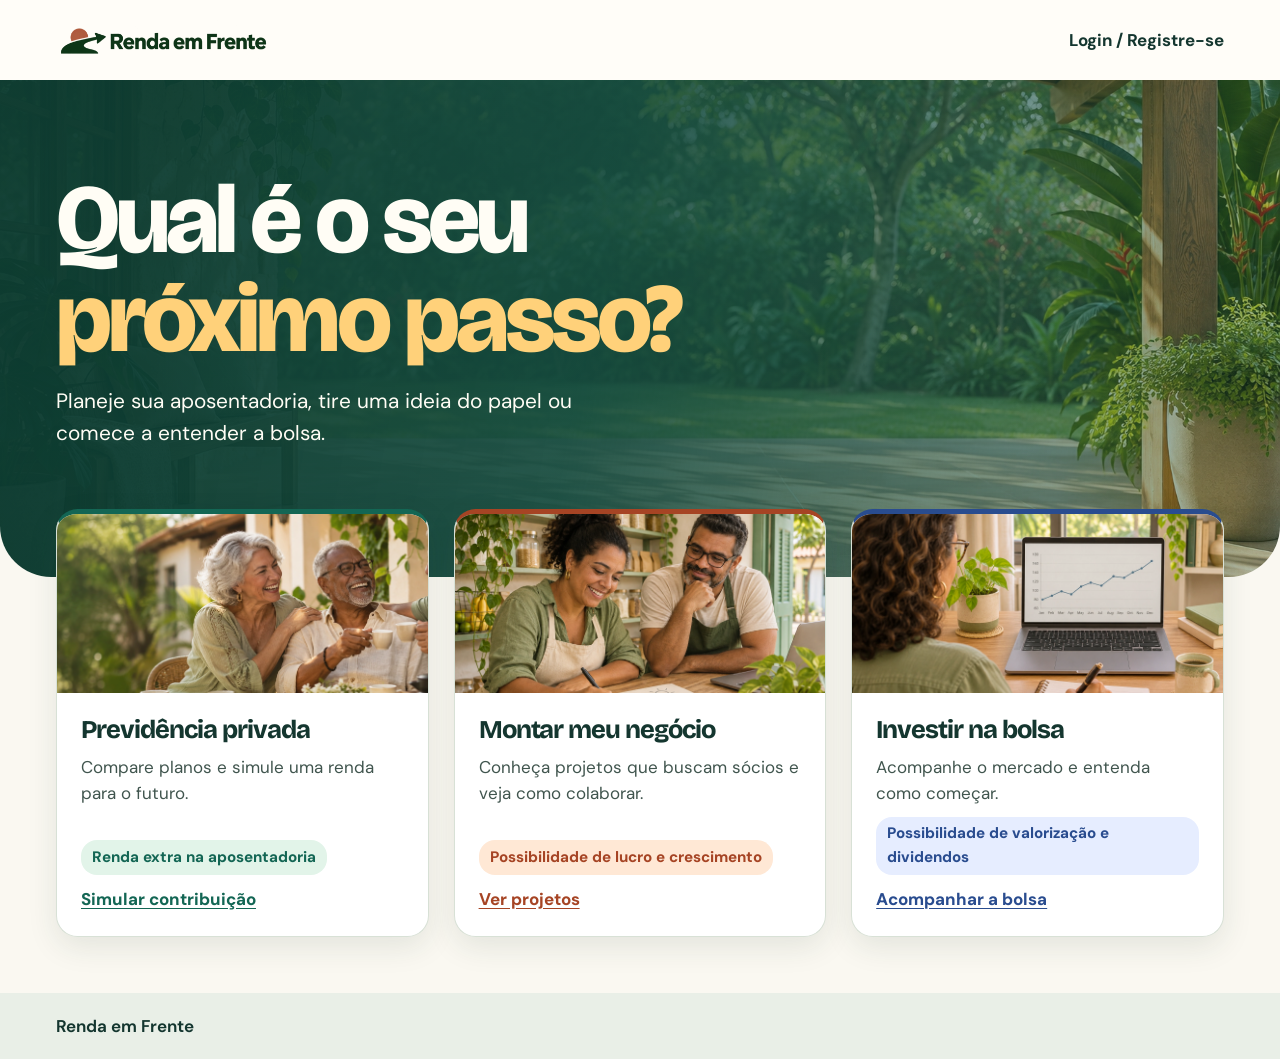
<file: index.html>
<!doctype html>
<html lang="pt-BR">
<head>
<meta charset="utf-8">
<meta name="viewport" content="width=device-width, initial-scale=1">
<meta name="description" content="Conheça opções de previdência privada, explore ideias de negócio e aprenda a investir na bolsa.">
<title>Renda em Frente</title>
<link rel="preconnect" href="https://fonts.googleapis.com">
<link rel="preconnect" href="https://fonts.gstatic.com" crossorigin>
<link href="https://fonts.googleapis.com/css2?family=Bricolage+Grotesque:wght@500;600;700;800&family=DM+Sans:wght@400;500;600;700&display=swap" rel="stylesheet">
<style>
:root{color-scheme:light;--paper:#faf8f1;--ink:#14362f;--muted:#40554e;--green:#0e4a3d;--line:#d8e1d6}
*{box-sizing:border-box}
body{margin:0;background:var(--paper);color:var(--ink);font:1.0625rem/1.55 "DM Sans",system-ui,sans-serif}
a{color:inherit}
:focus-visible{outline:3px solid #b34929;outline-offset:5px}
.wrap{width:min(73rem,calc(100% - 2.5rem));margin-inline:auto}
.skip{position:absolute;top:.5rem;left:.5rem;z-index:3;padding:.65rem;background:white;transform:translateY(-170%)}
.skip:focus{transform:none}
header{background:#fffdf8}
.bar{display:flex;align-items:center;justify-content:space-between;gap:1rem;min-height:5rem}
.brand{display:inline-flex;flex:none}
.brand img{display:block;width:clamp(10.5rem,24vw,13.5rem);height:auto}
nav{display:flex;flex-wrap:wrap;gap:.25rem 1.25rem}
nav a{display:flex;align-items:center;min-height:2.75rem;text-decoration:none;font-weight:700}
nav a:hover{text-decoration:underline;text-underline-offset:.25em}
.hero{padding:clamp(2.5rem,7vw,6.25rem) 0 clamp(5rem,11vw,8rem);color:#fffdf5;background:#10483d linear-gradient(100deg,#0c3c32f5 8%,#10483de8 46%,#10483d50 100%);background-image:linear-gradient(100deg,#0c3c32f5 8%,#10483de8 46%,#10483d50 100%),url('images/hero.webp');background-size:cover;background-position:center 52%;border-end-start-radius:clamp(1.4rem,4vw,3.2rem);border-end-end-radius:clamp(1.4rem,4vw,3.2rem)}
h1,h2,p{margin:0}
h1,h2{font-family:"Bricolage Grotesque",Georgia,serif;line-height:1.02;letter-spacing:-.04em}
h1{max-width:12ch;font-size:clamp(2.75rem,7.7vw,6.1rem);font-weight:800;text-wrap:balance}
h1 span{color:#ffd17a}
.intro p{max-width:38ch;margin-top:1rem;font-size:clamp(1.08rem,2vw,1.3rem);color:#fffdf5}
.cards{position:relative;margin-top:clamp(-4.25rem,-7vw,-2.8rem);display:grid;grid-template-columns:repeat(3,minmax(0,1fr));gap:clamp(.9rem,2.5vw,1.55rem)}
.card{--tone:#136654;--tint:#e2f4e9;display:flex;flex-direction:column;min-width:0;background:white;border:1px solid var(--line);border-top:5px solid var(--tone);border-radius:1.35rem;overflow:hidden;text-decoration:none;box-shadow:0 10px 30px #203b321a;transition:box-shadow .18s,transform .18s}
.card:hover{transform:translateY(-4px);box-shadow:0 16px 36px #203b3226}
.card--business{--tone:#a64424;--tint:#ffe8d5}
.card--stocks{--tone:#294c8f;--tint:#e6edff}
.card img{display:block;width:100%;height:clamp(8rem,14vw,11.5rem);object-fit:cover;object-position:center 40%}
.card--business img{object-position:center 15%}
.card-copy{display:flex;flex:1;flex-direction:column;align-items:flex-start;gap:.65rem;padding:clamp(1rem,2.6vw,1.5rem)}
.card h2{font-size:clamp(1.45rem,2.5vw,2rem);font-weight:750}
.card p{color:var(--muted)}
.card-highlights{display:grid;justify-items:start;gap:.35rem;margin-top:auto}
.benefit{display:inline-block;padding:.35rem .7rem;border-radius:1rem;background:var(--tint);color:var(--tone);font-size:.95rem;font-weight:750}
.card-action{color:var(--tone);font-weight:750;text-decoration:underline;text-underline-offset:.2em}
main{padding-bottom:clamp(2rem,5vw,3.5rem)}
footer{background:#e9efe7;padding-block:1.25rem;font-weight:650}
@media(max-width:52rem){.bar{flex-wrap:wrap;gap:0;padding-block:.45rem}.cards{grid-template-columns:1fr;max-width:35rem}.card img{height:clamp(8rem,31vw,12rem)}.hero{background-image:linear-gradient(100deg,#0c3c32f5,#10483db0),url('images/hero.webp')}}
@media(prefers-reduced-motion:reduce){.card{transition:none}.card:hover{transform:none}}

.header-panel{display:none;margin-top:1.5rem;padding:clamp(1rem,3vw,1.5rem);background:#fff;border:1px solid var(--line);border-radius:1rem;scroll-margin-top:1rem}
.header-panel:target{display:block}
.header-panel h2{font-size:1.65rem}
.header-panel p{margin-top:.6rem;color:var(--muted)}
.header-panel form{display:grid;gap:.65rem;max-width:32rem;margin-top:1rem}
.header-panel label{display:grid;gap:.25rem;font-weight:650}
.header-panel input,.header-panel textarea,.header-panel select{width:100%;padding:.6rem;border:1px solid #71877d;border-radius:.5rem;font:inherit;background:#fff;color:var(--ink)}
.header-panel button{justify-self:start;padding:.55rem .8rem;border:0;border-radius:.5rem;background:var(--green);color:#fff;font:inherit;cursor:pointer}


@media(min-width:52.01rem){.cards{grid-template-columns:repeat(3,minmax(0,1fr))}.card h2{font-size:clamp(1.25rem,2vw,1.75rem)}}
</style>
</head>
<body id="inicio">
<a class="skip" href="#conteudo">Ir para o conteúdo</a>
<header>
<div class="bar wrap">
<a class="brand" href="#inicio"><img src="[data-uri]" alt="Renda em Frente" width="408" height="130"></a>
<nav aria-label="Menu principal">
<a href="#acesso">Login / Registre-se</a>
</nav>
</div>
</header>
<main id="conteudo">
<section class="hero" aria-labelledby="proximo-passo">
<div class="intro wrap">
<h1 id="proximo-passo">Qual é o seu <span>próximo passo?</span></h1>
<p>Planeje sua aposentadoria, tire uma ideia do papel ou comece a entender a bolsa.</p>
</div>
</section>
<div class="cards wrap" aria-label="Áreas do site">
<a class="card" href="previdencia.html">
<img src="images/previdencia.webp" alt="" width="640" height="255">
<div class="card-copy"><h2>Previdência privada</h2><p>Compare planos e simule uma renda para o futuro.</p><div class="card-highlights"><span class="benefit">Renda extra na aposentadoria</span></div><span class="card-action">Simular contribuição</span></div>
</a>
<a class="card card--business" href="negocios.html">
<img src="images/negocio.webp" alt="" width="640" height="255">
<div class="card-copy"><h2>Montar meu negócio</h2><p>Conheça projetos que buscam sócios e veja como colaborar.</p><div class="card-highlights"><span class="benefit">Possibilidade de lucro e crescimento</span></div><span class="card-action">Ver projetos</span></div>
</a>
<a class="card card--stocks" href="bolsa.html">
<img src="images/bolsa.webp" alt="" width="640" height="255">
<div class="card-copy"><h2>Investir na bolsa</h2><p>Acompanhe o mercado e entenda como começar.</p><div class="card-highlights"><span class="benefit">Possibilidade de valorização e dividendos</span></div><span class="card-action">Acompanhar a bolsa</span></div>
</a>
</div>

<section class="header-panel wrap" id="acesso" aria-labelledby="titulo-acesso">
<h2 id="titulo-acesso">Login / Registre-se</h2>
<p>Área demonstrativa. O site ainda não possui contas de usuário.</p>
<form data-demo="Simulação concluída. Nenhuma conta foi acessada ou criada.">
<label>O que você quer fazer?<select><option>Entrar</option><option>Criar conta</option></select></label>
<label>E-mail<input type="email" autocomplete="email" required maxlength="254"></label>
<button type="submit">Simular acesso</button>
</form>
<p role="status"></p>
</section>
</main>
<footer><div class="wrap">Renda em Frente</div></footer>
<script>

for (const form of document.querySelectorAll('form[data-demo]')) {
  form.addEventListener('submit', event => {
    event.preventDefault();
    form.reset();
    form.parentElement.querySelector('[role="status"]').textContent = form.dataset.demo;
  });
}
</script>
</body>
</html>
</file>
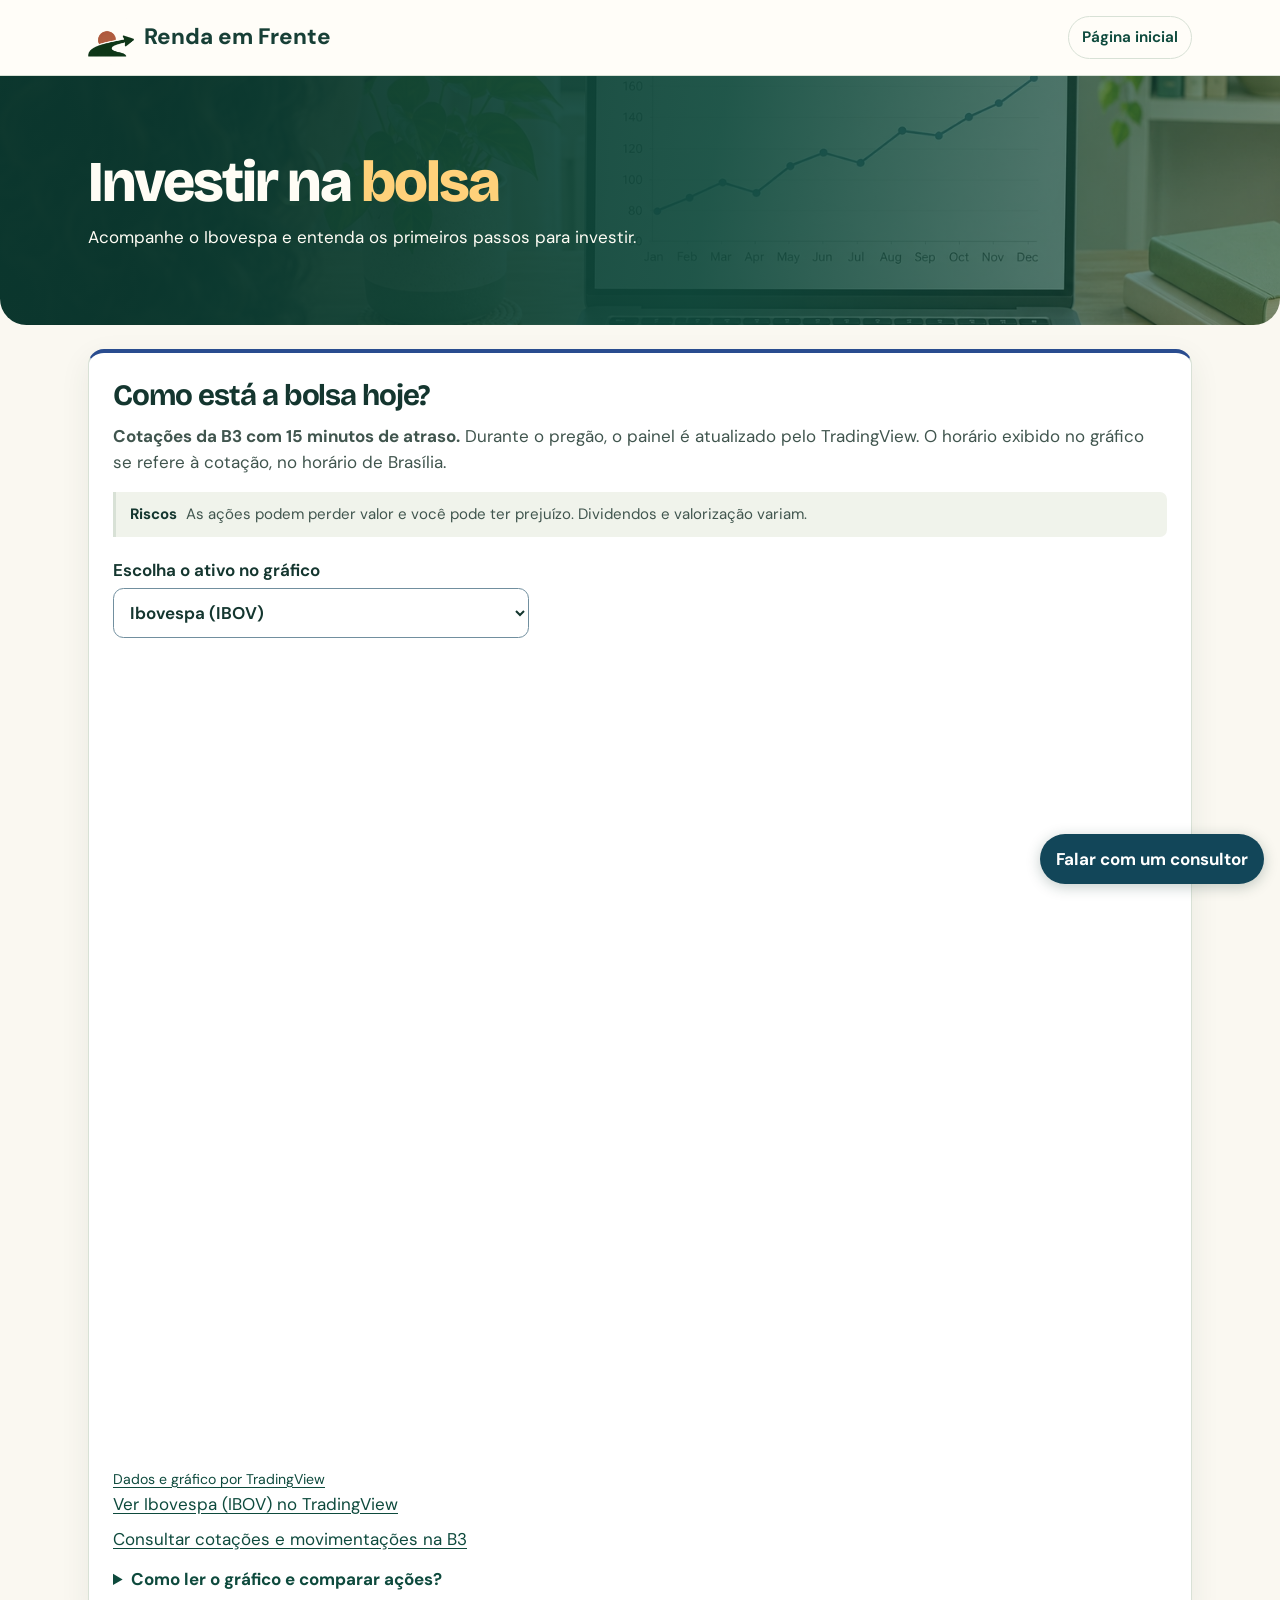
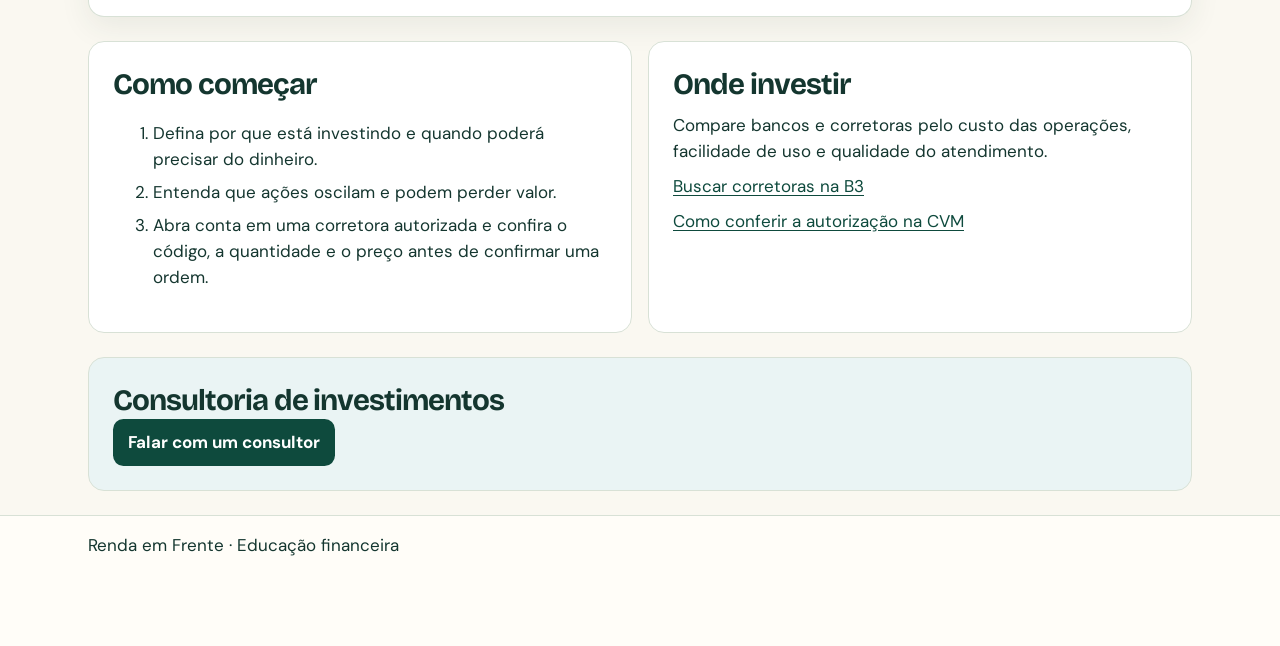
<file: bolsa.html>
<!doctype html>
<html lang="pt-BR">
<head>
<meta charset="utf-8">
<meta name="viewport" content="width=device-width,initial-scale=1">
<title>Investir na bolsa | Renda em Frente</title>
<link rel="preconnect" href="https://fonts.googleapis.com">
<link rel="preconnect" href="https://fonts.gstatic.com" crossorigin>
<link href="https://fonts.googleapis.com/css2?family=Bricolage+Grotesque:wght@500;600;700;800&amp;family=DM+Sans:wght@400;500;600;700&amp;display=swap" rel="stylesheet">
<style>

:root{color-scheme:light;--paper:#f4f8f8;--ink:#19364a;--muted:#415965;--line:#cfdee2;--accent:#195b70}
*{box-sizing:border-box}
body{margin:0;background:var(--paper);color:var(--ink);font:1.0625rem/1.55 "Atkinson Hyperlegible","Segoe UI",system-ui,sans-serif}
.wrap{width:min(69rem,calc(100% - 2rem));margin-inline:auto}
header,footer{background:#fff}
header{border-bottom:1px solid var(--line)}
.bar{display:flex;justify-content:space-between;align-items:center;gap:.75rem;flex-wrap:wrap;min-height:4.7rem;padding-block:.6rem}
.brand{display:inline-flex;align-items:center;gap:.65rem;color:#173f36;text-decoration:none;font-size:clamp(1.12rem,2.6vw,1.4rem);font-weight:800}
.brand img{width:2.85rem;height:auto;flex:none}
.home-link{color:var(--accent);text-decoration:none;border:1px solid var(--line);border-radius:100vmax;padding:.55rem .8rem;font-weight:650;font-size:.95rem}
.home-link:hover{background:#eaf3f5}
:focus-visible{outline:3px solid var(--accent);outline-offset:3px}
.skip{position:absolute;top:.5rem;left:.5rem;background:#fff;padding:.6rem;transform:translateY(-160%);z-index:2}
.skip:focus{transform:none}

h1,h2,p{margin:0}
h1{font-size:clamp(2rem,5vw,3.6rem);line-height:1.1}
h2{font-size:clamp(1.35rem,3vw,1.85rem);line-height:1.25}
p+p,h2+p{margin-top:.55rem}
.market,.guides,.help{margin-block:1.5rem}
.panel{background:#fff;border:1px solid var(--line);border-radius:1rem;padding:clamp(1rem,3vw,1.5rem)}
.guides{display:grid;grid-template-columns:repeat(2,minmax(0,1fr));gap:1rem}
.market-note{margin:.55rem 0 1rem;color:var(--muted)}
a{color:var(--accent);text-underline-offset:.2em}
.asset-picker{max-width:26rem;margin-bottom:1rem}
.asset-picker select{width:100%;min-height:3.15rem;padding:.6rem .75rem;border:1px solid #718f9f;border-radius:.65rem;background:#fff;color:var(--ink);font:inherit}
#market-chart{--chart-height:clamp(44rem,90vh,60rem);min-width:0}
#market-chart .tradingview-widget-container{width:100%;height:auto!important;min-width:0}
#market-chart .tradingview-widget-container__widget{height:var(--chart-height)!important;min-height:var(--chart-height)}
#market-chart iframe{display:block;width:100%!important;height:var(--chart-height)!important;max-height:none!important}
.tradingview-widget-copyright{font-size:.88rem;padding-top:.3rem}
.chart-help{margin-top:.85rem}
summary{cursor:pointer;color:var(--accent);font-weight:700}
details[open] p{margin-top:.5rem}
li+li{margin-top:.4rem}
.help{background:#eaf4f4}
.help details{margin-top:1rem}
form{display:grid;gap:.75rem;max-width:33rem;margin-top:.9rem}
label{display:grid;gap:.25rem;font-weight:650}
input,textarea{width:100%;min-height:2.8rem;padding:.55rem .65rem;border:1px solid #718f9f;border-radius:.55rem;background:white;color:var(--ink);font:inherit}
textarea{min-height:5.5rem;resize:vertical}
button{justify-self:start;padding:.65rem .95rem;border:0;border-radius:.65rem;background:var(--accent);color:#fff;font:inherit;font-weight:700;cursor:pointer}
#contact-status{margin-top:.7rem}
footer{padding:1rem 0;border-top:1px solid var(--line)}
@media(max-width:38rem){.guides{grid-template-columns:1fr}.market{padding-inline:.65rem}#market-chart{--chart-height:43rem}}
.risk-note{margin:1rem 0 1.25rem;padding:.7rem .9rem;border-inline-start:3px solid var(--line);border-radius:0 .45rem .45rem 0;background:#eef4f4;color:var(--muted);font-size:.94rem}
.risk-note strong{color:var(--ink);margin-inline-end:.3rem}
#consult-shortcut{position:fixed;right:1rem;bottom:max(1rem,env(safe-area-inset-bottom));z-index:2;border:0;border-radius:2rem;padding:.75rem 1rem;background:#124659;color:white;font:inherit;font-weight:700;cursor:pointer;box-shadow:0 3px 14px #14362f40}
footer{padding-bottom:5.5rem}
.topic-help:empty{display:none}
.topic-help,.consult-terms{margin:.25rem 0;color:#40554e;font-size:.94rem}
#consult-form textarea,#expert-form select{width:100%;font:inherit;padding:.6rem;border:1px solid #718f9f;border-radius:.55rem}
#expert-details{width:min(36rem,calc(100% - 2rem));max-height:88dvh;overflow:auto;border:0;border-radius:1rem;padding:clamp(1rem,4vw,2rem);color:inherit}
#expert-details::backdrop{background:#142e3db3}
.expert-head{position:static;display:flex;align-items:start;justify-content:space-between;gap:1rem;padding-bottom:.8rem;border-bottom:1px solid #c8d8da}
#expert-details form{max-width:none}
.expert-price{padding:1rem;background:#edf6f8;border-radius:.75rem}.expert-price small{display:block;margin-top:.75rem}
</style>
<link rel="stylesheet" href="tema-interno.css?v=3">
</head>
<body class="stocks-page">
<a class="skip" href="#conteudo">Ir para o conteúdo</a>
<header><div class="wrap bar"><a class="brand" href="index.html"><img src="[data-uri]" width="85" height="104" alt=""><span>Renda em Frente</span></a><a class="home-link" href="index.html">Página inicial</a></div></header>
<main id="conteudo">
<div class="intro"><div class="wrap"><h1>Investir na <span>bolsa</span></h1><p>Acompanhe o Ibovespa e entenda os primeiros passos para investir.</p></div></div>
<div class="wrap">
<section class="market panel" aria-labelledby="mercado">
<h2 id="mercado">Como está a bolsa hoje?</h2>
<p class="market-note"><strong>Cotações da B3 com 15 minutos de atraso.</strong> Durante o pregão, o painel é atualizado pelo TradingView. O horário exibido no gráfico se refere à cotação, no horário de Brasília.</p>
<aside class="risk-note" aria-label="Riscos"><strong>Riscos</strong> As ações podem perder valor e você pode ter prejuízo. Dividendos e valorização variam.</aside>
<label class="asset-picker" for="market-asset">Escolha o ativo no gráfico
<select id="market-asset">
<option value="IBOV">Ibovespa (IBOV)</option>
<option value="PETR4">Petrobras (PETR4)</option>
<option value="PETR3">Petrobras (PETR3)</option>
<option value="VALE3">Vale (VALE3)</option>
<option value="ITUB4">Itaú (ITUB4)</option>
<option value="BBDC4">Bradesco (BBDC4)</option>
<option value="BBAS3">Banco do Brasil (BBAS3)</option>
<option value="WEGE3">WEG (WEGE3)</option>
</select></label>
<div id="market-chart"></div>
<p><a id="market-source" href="https://br.tradingview.com/symbols/BMFBOVESPA-IBOV/">Ver Ibovespa (IBOV) no TradingView</a></p>
<p><a href="https://www.b3.com.br/pt_br/market-data-e-indices/servicos-de-dados/market-data/cotacoes/">Consultar cotações e movimentações na B3</a></p>
<details class="chart-help"><summary>Como ler o gráfico e comparar ações?</summary>
<p>O Ibovespa acompanha uma carteira de ações da bolsa brasileira. O gráfico mostra como o índice mudou ao longo do tempo. A variação do índice pode ser diferente da variação de uma ação específica.</p>
<p>Use o seletor acima do gráfico para trocar de ativo. Para outros códigos e para comparar ações, use as ferramentas do gráfico. Use o mesmo período para os dois papéis e observe a variação percentual.</p>
</details>
</section>
<div class="guides">
<section class="panel"><h2>Como começar</h2><ol><li>Defina por que está investindo e quando poderá precisar do dinheiro.</li><li>Entenda que ações oscilam e podem perder valor.</li><li>Abra conta em uma corretora autorizada e confira o código, a quantidade e o preço antes de confirmar uma ordem.</li></ol></section>
<section class="panel"><h2>Onde investir</h2><p>Compare bancos e corretoras pelo custo das operações, facilidade de uso e qualidade do atendimento.</p><p><a href="https://sistemaswebb3-listados.b3.com.br/participantsPage/">Buscar corretoras na B3</a></p><p><a href="https://www.gov.br/cvm/pt-br/acesso-a-informacao-cvm/perguntas-frequentes-da-cvm/como-escolher-a-corretora-ou">Como conferir a autorização na CVM</a></p></section>
</div>
<section class="help panel"><h2>Consultoria de investimentos</h2><button type="button" aria-controls="expert-details" aria-haspopup="dialog">Falar com um consultor</button></section>
<dialog id="expert-details" aria-labelledby="expert-title"><header class="expert-head"><h2 id="expert-title">Consultoria de investimentos</h2><button type="button" id="expert-close" autofocus>Fechar</button></header>
<p>Esta consultoria é paga. Um profissional avaliaria o mercado, seu objetivo, seu prazo e sua tolerância ao risco.</p>
<h3>O que você receberia</h3>
<p>Um relatório com data e fontes, explicando quais setores merecem atenção naquele momento e por quê. Um quadro comparativo mostraria as alternativas avaliadas, seus custos, os principais riscos e como cada uma se encaixa no seu objetivo. A análise também indicaria o que poderia mudar essa avaliação.</p>
<form id="expert-form">
<label>Qual é o seu objetivo?<input name="goal" required maxlength="200" placeholder="Ex.: complementar minha renda no futuro"></label>
<label>Quanto pretende investir inicialmente? (R$)<input name="capital" required type="number" min="0.01" step="0.01" inputmode="decimal"></label>
<label>Quando imagina precisar desse dinheiro?<select name="horizon" required><option value="">Selecione</option><option>Em até 1 ano</option><option>Entre 1 e 5 anos</option><option>Depois de 5 anos</option><option>Ainda não sei</option></select></label>
<label>Qual nível de risco você se sente confortável em assumir?<select name="riskLevel" required><option value="">Selecione uma opção</option><option value="baixo">Baixo — prefiro pequenas oscilações</option><option value="moderado">Moderado — aceito oscilações intermediárias</option><option value="alto">Alto — aceito oscilações fortes e a possibilidade de perdas maiores</option><option value="indefinido">Ainda não sei e quero conversar sobre isso</option></select></label>
<label>Como uma queda no valor investido afetaria seus planos? (opcional)<textarea name="risk" maxlength="600" rows="2" placeholder="Ex.: eu poderia esperar ou precisaria resgatar o dinheiro mesmo com perda?"></textarea></label>
<label>Setores, ativos ou dúvidas para incluir (opcional)<textarea name="interests" maxlength="1500" rows="2" placeholder="Ex.: gostaria de comparar bancos e energia com um fundo de índice."></textarea></label>
<label>Seu nome<input name="name" autocomplete="name" maxlength="120" required></label>
<label>E-mail para retorno<input name="email" type="email" autocomplete="email" maxlength="254" required></label>
<section class="expert-price"><h3>Valor da consultoria</h3><p><strong>R$ 89,90</strong> pelo relatório de mercado e pelo quadro comparativo para o seu perfil.</p>
<label>Formas de pagamento<select name="payment" required><option value="">Selecione uma opção</option><option>Pix</option><option>Cartão</option></select></label>
<small>Pedido demonstrativo, sem cobrança ou envio de e-mail.</small></section>
<button type="submit" class="send">Simular pedido de consultoria</button>
</form>
<p id="contact-status" role="status"></p>
<p><a href="https://www.gov.br/cvm/pt-br/assuntos/regulados/consultas-por-participante/consultores-de-valores-mobiliarios">Consultar profissionais autorizados na CVM</a></p>
</dialog>
</div>
</main>
<button type="button" id="consult-shortcut" aria-haspopup="dialog" aria-controls="expert-details">Falar com um consultor</button>
<footer><div class="wrap">Renda em Frente · Educação financeira</div></footer>
<script>
const asset = document.querySelector('#market-asset');
const chart = document.querySelector('#market-chart');
const source = document.querySelector('#market-source');

function showMarketChart() {
  const code = asset.value;
  const name = asset.selectedOptions[0].textContent;
  const container = document.createElement('div');
  container.className = 'tradingview-widget-container';
  const widget = document.createElement('div');
  widget.className = 'tradingview-widget-container__widget';
  const copyright = document.createElement('div');
  copyright.className = 'tradingview-widget-copyright';
  const attribution = document.createElement('a');
  attribution.href = 'https://br.tradingview.com/';
  attribution.textContent = 'Dados e gráfico por TradingView';
  copyright.append(attribution);
  const script = document.createElement('script');
  script.src = 'https://s3.tradingview.com/external-embedding/embed-widget-advanced-chart.js';
  script.async = true;
  container.append(widget, copyright);
  chart.replaceChildren(container);
  script.textContent = JSON.stringify({
    autosize: false,
    width: '100%',
    height: widget.clientHeight,
    symbol: `BMFBOVESPA:${code}`,
    interval: '5',
    timezone: 'America/Sao_Paulo',
    theme: 'light',
    style: '2',
    locale: 'br',
    allow_symbol_change: true,
    hide_top_toolbar: false,
    hide_side_toolbar: true,
    hide_legend: false,
    hotlist: !window.matchMedia('(max-width: 56rem)').matches,
    calendar: false,
    support_host: 'https://www.tradingview.com'
  });
  container.append(script);
  source.href = `https://br.tradingview.com/symbols/BMFBOVESPA-${code}/`;
  source.textContent = `Ver ${name} no TradingView`;
}

asset.addEventListener('change', showMarketChart);
showMarketChart();

const form = document.querySelector('#expert-form');
const expertDetails = document.querySelector('#expert-details');
for (const button of document.querySelectorAll('[aria-controls="expert-details"]')) {
  button.addEventListener('click', () => {
    expertDetails.showModal();
    expertDetails.scrollTop = 0;
  });
}
document.querySelector('#expert-close').addEventListener('click', () => expertDetails.close());
form.addEventListener('submit', event => {
  event.preventDefault();
  form.reset();
  document.querySelector('#contact-status').textContent = 'Pedido de retorno simulado.';
});
</script>
</body>
</html>
</file>
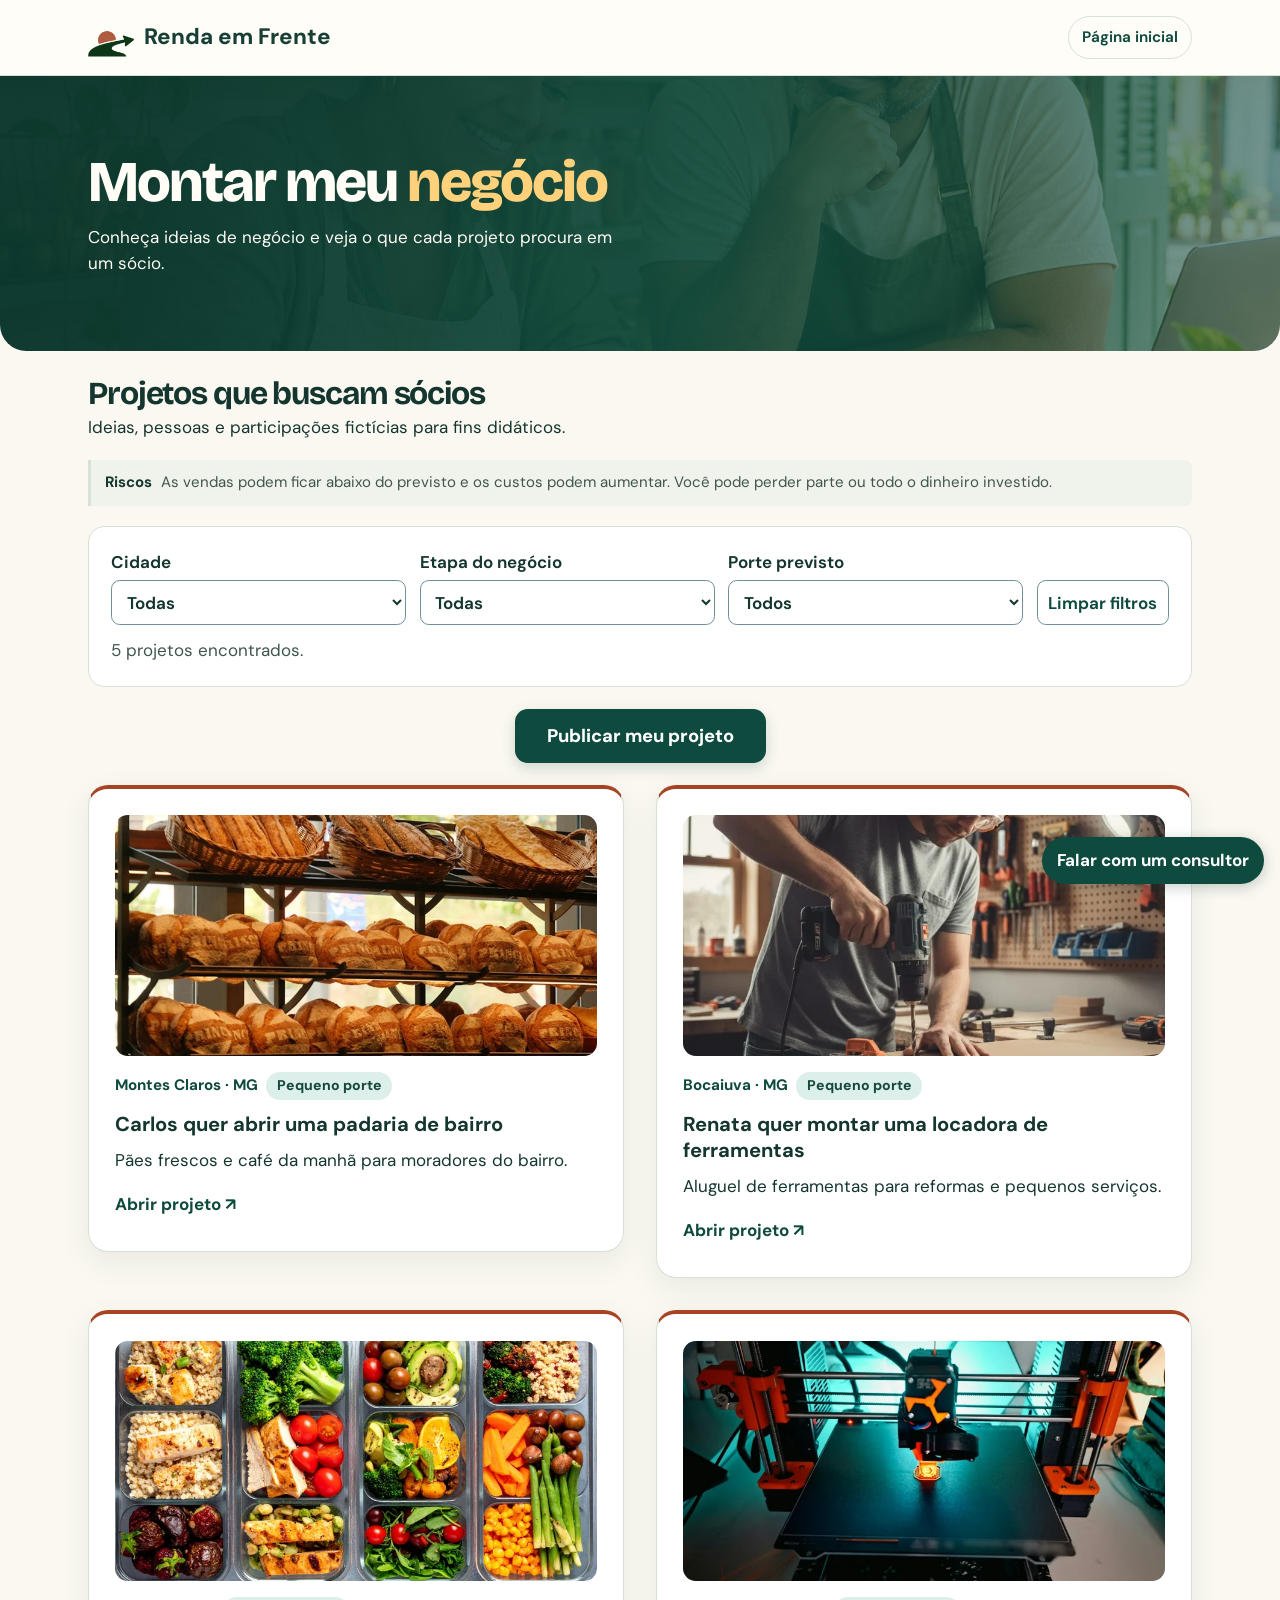
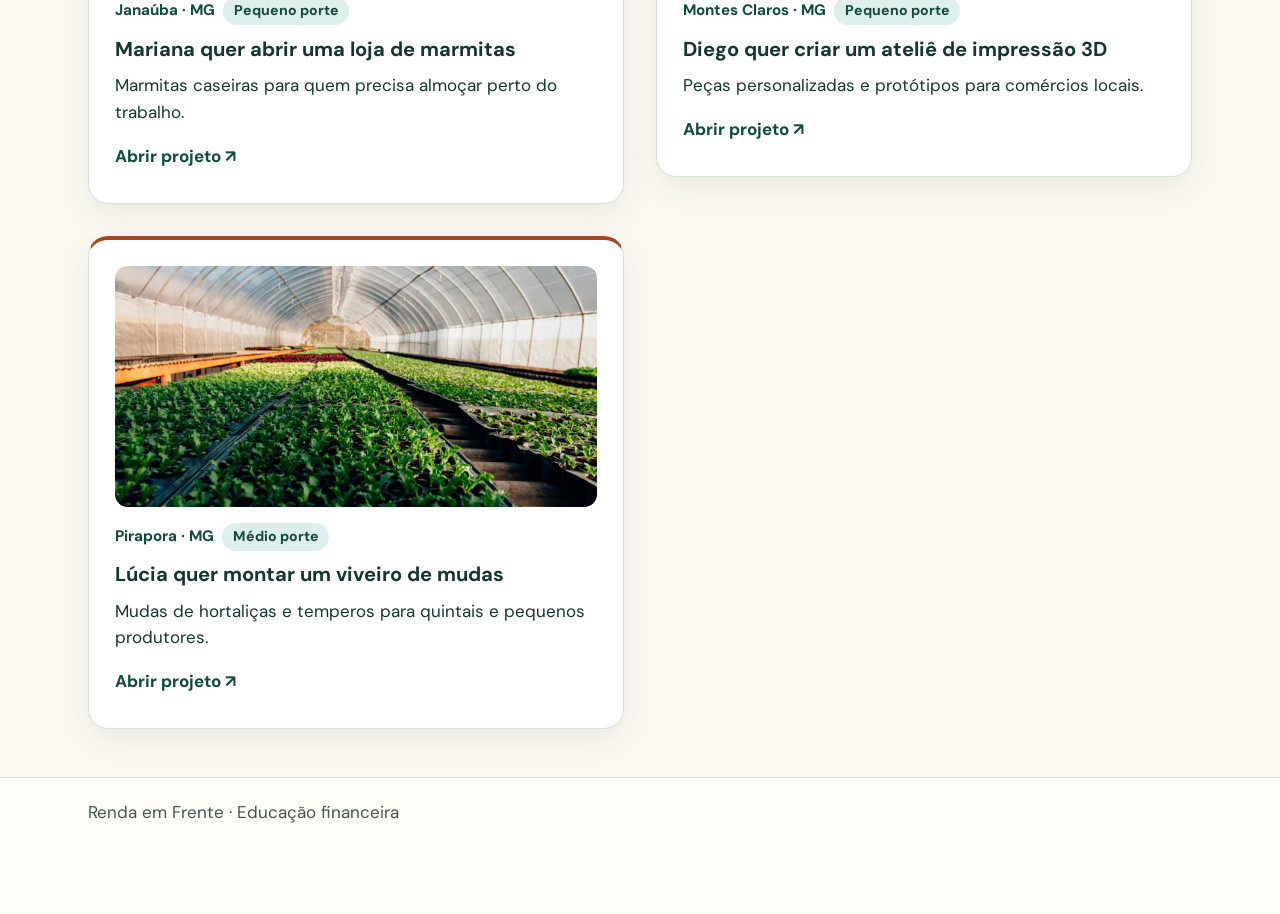
<file: negocios.html>
<!doctype html>
<html lang="pt-BR">
<head>
<meta charset="utf-8">
<meta name="viewport" content="width=device-width,initial-scale=1">
<title>Montar meu negócio | Renda em Frente</title>
<link rel="preconnect" href="https://fonts.googleapis.com">
<link rel="preconnect" href="https://fonts.gstatic.com" crossorigin>
<link href="https://fonts.googleapis.com/css2?family=Bricolage+Grotesque:wght@500;600;700;800&amp;family=DM+Sans:wght@400;500;600;700&amp;display=swap" rel="stylesheet">
<style>
:root{color-scheme:light;--paper:#f4f8f8;--ink:#19364a;--muted:#415965;--line:#cfdee2;--accent:#195b70}
*{box-sizing:border-box}
body{margin:0;background:var(--paper);color:var(--ink);font:1.0625rem/1.55 "Atkinson Hyperlegible","Segoe UI",system-ui,sans-serif}
.wrap{width:min(69rem,calc(100% - 2rem));margin-inline:auto}
header,footer{background:#fff}
header{border-bottom:1px solid var(--line)}
.bar{display:flex;justify-content:space-between;align-items:center;gap:.75rem;flex-wrap:wrap;min-height:4.7rem;padding-block:.6rem}
.brand{display:inline-flex;align-items:center;gap:.65rem;color:#173f36;text-decoration:none;font-size:clamp(1.12rem,2.6vw,1.4rem);font-weight:800}
.brand img{width:2.85rem;height:auto;flex:none}
.home-link{color:var(--accent);text-decoration:none;border:1px solid var(--line);border-radius:100vmax;padding:.55rem .8rem;font-weight:650;font-size:.95rem}
.home-link:hover{background:#eaf3f5}
:focus-visible{outline:3px solid var(--accent);outline-offset:3px}
.skip{position:absolute;top:.5rem;left:.5rem;background:#fff;padding:.6rem;transform:translateY(-160%);z-index:2}
.skip:focus{transform:none}
h1,h2,h3,p,dl,dd{margin:0}
h1{font-size:clamp(2.25rem,5vw,4.2rem);line-height:1.04;letter-spacing:-.04em}
h2{font-size:clamp(1.5rem,3vw,2rem);line-height:1.2}
h3{font-size:1.26rem;line-height:1.3}
.section-heading{margin-bottom:1.25rem}
.projects{display:grid;grid-template-columns:repeat(2,minmax(0,1fr));align-items:start;gap:clamp(1.25rem,3vw,2rem)}
.project{padding:clamp(1.15rem,3vw,1.65rem);display:grid;gap:.65rem;background:#fff;border:1px solid var(--line);border-radius:1.25rem;box-shadow:0 10px 32px #19364a0b}
.place{color:var(--accent);font-weight:700;font-size:.95rem}
details{margin-top:.35rem;border-top:1px solid var(--line)}
summary{cursor:pointer;padding:.7rem 0 .15rem;color:var(--accent);font-weight:700}
details>dl{display:none}
details[open]>dl{display:block;padding-top:.6rem}
dt{font-weight:700;margin-top:.7rem}
dd{color:var(--muted)}
footer{border-top:1px solid var(--line);margin-top:3rem;padding:1.35rem 0;color:var(--muted)}
.sr-only{position:absolute;width:1px;height:1px;padding:0;margin:-1px;overflow:hidden;clip-path:inset(50%);white-space:nowrap}
@media(max-width:38rem){.projects{grid-template-columns:1fr}}

.project-photo{display:block;width:100%;height:auto;aspect-ratio:2/1;object-fit:cover;border-radius:.8rem;margin-bottom:.35rem}
button{font:inherit;cursor:pointer}
.contact,.send{justify-self:start;border:0;border-radius:.65rem;background:var(--accent);color:white;padding:.65rem .95rem;font-weight:700}
.contact:hover,.send:hover{background:#124659}
.contact{margin-top:.45rem}
dialog{width:min(34rem,calc(100% - 2rem));max-height:calc(100dvh - 2rem);overflow:auto;padding:clamp(1rem,4vw,1.6rem);border:1px solid var(--line);border-radius:1rem;color:var(--ink)}
dialog::backdrop{background:#142e3db3}
.dialog-head{display:flex;align-items:start;justify-content:space-between;gap:.75rem}
.close{background:#edf5f6;border:0;color:var(--accent);border-radius:.5rem;padding:.35rem .65rem}
#contact-project,#form-note{margin-top:.45rem;color:var(--muted)}
#contact-form{display:grid;gap:.75rem;margin-top:1rem}
#contact-form label{display:grid;gap:.25rem;font-weight:650}
#contact-form input,#contact-form textarea{width:100%;min-height:2.85rem;padding:.55rem .65rem;border:1px solid #718f9f;border-radius:.55rem;font:inherit;color:var(--ink);background:#fff}
#contact-form textarea{min-height:6rem;resize:vertical}
#form-result{margin-top:1rem}

.revenue{margin-top:1rem;padding:.9rem;border-radius:.75rem;background:#edf6f8}
.revenue h4{margin:0 0 .55rem;font-size:1.05rem}
.revenue dl{display:grid;grid-template-columns:repeat(auto-fit,minmax(7.15rem,1fr));gap:.65rem;margin:0}
.revenue dt{margin:0;font-size:.9rem;font-weight:600}
.revenue dd{color:var(--ink);font-weight:750}
.revenue-note{margin-top:.6rem;font-size:.9rem;color:var(--muted)}

.filters{background:#fff;border:1px solid var(--line);border-radius:1rem;padding:clamp(1rem,3vw,1.4rem);margin-bottom:1.4rem}
.filter-fields{display:grid;grid-template-columns:repeat(3,minmax(0,1fr)) auto;align-items:end;gap:.85rem}
.filter-fields label{display:grid;gap:.3rem;font-weight:650}
.filter-fields select,.filter-fields button{min-height:2.8rem;padding:.5rem .65rem;border:1px solid #718f9f;border-radius:.55rem;background:#fff;color:var(--ink);font:inherit}
.filter-fields select{width:100%}
.filter-fields button{color:var(--accent);font-weight:650}
.filter-fields button:hover{background:#eaf3f5}
#filter-count{margin-top:.75rem;color:var(--muted)}
.project[hidden],#filter-empty[hidden]{display:none}
.project-meta{display:flex;align-items:center;gap:.5rem;flex-wrap:wrap}
.size-tag{padding:.2rem .65rem;border-radius:100vmax;background:#dcefeb;color:#17483e;font-size:.88rem;font-weight:750}
#filter-empty{padding:1rem;background:#fff;border:1px solid var(--line);border-radius:.75rem}
@media(max-width:46rem){.filter-fields{grid-template-columns:repeat(2,minmax(0,1fr))}}
@media(max-width:27rem){.filter-fields{grid-template-columns:1fr}}
.risk-note{margin:1rem 0 1.25rem;padding:.7rem .9rem;border-inline-start:3px solid var(--line);border-radius:0 .45rem .45rem 0;background:#eef4f4;color:var(--muted);font-size:.94rem}
.risk-note strong{color:var(--ink);margin-inline-end:.3rem}
#publish-project{display:block;max-width:100%;min-height:3.25rem;margin:1.35rem auto;padding:.8rem clamp(1.15rem,5vw,2rem);border-radius:.8rem;background:#0e4a3d;color:#fff;font-size:1.15rem;font-weight:800;box-shadow:0 5px 14px #0e4a3d30}
#publish-project:hover{background:#09392f}
#publish-form{display:grid;gap:.75rem;margin-top:1rem}
#publish-form label{display:grid;gap:.25rem;font-weight:650}
#publish-form input,#publish-form select,#publish-form textarea{width:100%;padding:.55rem .65rem;border:1px solid #718f9f;border-radius:.55rem;font:inherit;background:#fff;color:var(--ink)}
#publish-status:not(:empty){margin-bottom:1rem}
#consult-open{position:fixed;right:1rem;bottom:max(1rem,env(safe-area-inset-bottom));z-index:2;border-radius:2rem;box-shadow:0 3px 14px #14362f40}
footer{padding-bottom:5.5rem}
#consult-form,#consult-form label{display:grid;gap:.4rem}
#consult-form{gap:.9rem}
#consult-form input,#consult-form select{min-width:0;width:100%;padding:.6rem;border:1px solid #718f9f;border-radius:.55rem;font:inherit}
#publish-form .consult-choice{display:flex;align-items:center;gap:.6rem}
#publish-form .consult-choice input{width:1.1rem;height:1.1rem;flex:none}
.fee-note{font-size:.9rem;color:var(--muted)}
.topic-help:empty{display:none}
.topic-help,.consult-terms{margin:.25rem 0;color:#40554e;font-size:.94rem}
#consult-form textarea,#expert-form select{width:100%;font:inherit;padding:.6rem;border:1px solid #718f9f;border-radius:.55rem}
.project{position:relative}
.project-open{justify-self:start;padding:.45rem 0;background:none;border:0;color:var(--accent);font-weight:700}
.project-open::after{content:"";position:absolute;inset:0;border-radius:1.25rem}
.project:focus-within,.project:hover{outline:2px solid var(--accent)}
#project-dialog{width:min(56rem,calc(100% - 1.5rem))}
#project-dialog .dialog-head{gap:1rem}
.project-layout{display:grid;grid-template-columns:minmax(0,1fr) minmax(13rem,.52fr);gap:1.25rem;margin-top:1rem}
.project-actions{align-self:start;background:#edf6f8;border-radius:.85rem;padding:1rem;display:grid;gap:.65rem}
.project-actions .send{justify-self:stretch;width:100%;min-height:3.75rem;line-height:1.2}
.project-actions p{margin:0}
@media(max-width:42rem){.project-layout{display:flex;flex-direction:column}.project-actions{width:100%;order:-1}}
.consult-price{background:#edf6f8;padding:1rem;border-radius:.75rem}.consult-price strong{font-size:1.12rem}.consult-price p{margin:.35rem 0}
.project-actions{background:transparent;padding:0;gap:.85rem}
.contact-option{display:grid;gap:.7rem;background:#edf6f8;border-radius:.85rem;padding:1rem}
.contact-option[hidden]{display:none}
#consult-dialog .dialog-head{padding-bottom:1rem;border-bottom:1px solid var(--line)}
.consult-intro{margin:1rem 0;line-height:1.55}
.consult-deliverables{padding:1rem;background:#f0f6f7;border-radius:.75rem;margin-bottom:1.25rem}
#consult-dialog h3{margin:0 0 .65rem;font-size:1.15rem}
.consult-deliverables p{margin:.55rem 0}
.consult-fields{display:grid;gap:1rem;border-top:1px solid var(--line);padding:1.15rem 0 .4rem}
#consult-form .consult-price{display:grid;gap:.75rem}
#author-request{margin:0;padding:1rem;border:1px solid var(--line);border-radius:.7rem;min-width:0}#author-request:not([hidden]){display:grid;gap:.75rem}#author-request legend{font-weight:700;padding:0 .35rem}
</style>
<link rel="stylesheet" href="tema-interno.css?v=3">
</head>
<body class="business-page">
<a class="skip" href="#conteudo">Ir para o conteúdo</a>
<header><div class="wrap bar"><a class="brand" href="index.html"><img src="[data-uri]" width="85" height="104" alt=""><span>Renda em Frente</span></a><a class="home-link" href="index.html">Página inicial</a></div></header>
<main id="conteudo">
<div class="intro"><div class="wrap"><h1>Montar meu <span>negócio</span></h1><p>Conheça ideias de negócio e veja o que cada projeto procura em um sócio.</p></div></div>
<section class="wrap business-content" aria-labelledby="titulo-projetos">
<div class="section-heading"><h2 id="titulo-projetos">Projetos que buscam sócios</h2><p>Ideias, pessoas e participações fictícias para fins didáticos.</p></div>
<aside class="risk-note" aria-label="Riscos"><strong>Riscos</strong> As vendas podem ficar abaixo do previsto e os custos podem aumentar. Você pode perder parte ou todo o dinheiro investido.</aside>
<form class="filters" id="project-filters" aria-label="Filtrar projetos">
<div class="filter-fields">
<label>Cidade<select id="filter-city"><option value="">Todas</option><option value="bocaiuva">Bocaiuva</option><option value="janauba">Janaúba</option><option value="montes-claros">Montes Claros</option><option value="pirapora">Pirapora</option></select></label>
<label>Etapa do negócio<select id="filter-stage"><option value="">Todas</option><option value="local">Local definido</option><option value="inicio">Em estruturação</option></select></label>
<label>Porte previsto<select id="filter-size"><option value="">Todos</option><option value="pequeno">Pequeno porte</option><option value="medio">Médio porte</option><option value="grande">Grande porte</option></select></label>
<button type="reset">Limpar filtros</button>
</div>
<p id="filter-count" role="status">5 projetos encontrados.</p>
</form>
<button id="publish-project" class="contact" type="button" aria-haspopup="dialog">Publicar meu projeto</button>
<p id="publish-status" role="status"></p>
<p id="filter-empty" hidden>Nenhum projeto combina com esses filtros.</p>
<div class="projects">
<article class="project" data-city="montes-claros" data-stage="local" data-size="pequeno">
<img class="project-photo" src="images/projeto-padaria.webp" alt="Pães expostos em uma padaria" width="600" height="300" loading="lazy">
<div class="project-meta"><p class="place">Montes Claros · MG</p><span class="size-tag">Pequeno porte</span></div>
<h3>Carlos quer abrir uma padaria de bairro</h3>
<p>Pães frescos e café da manhã para moradores do bairro.</p>
<button class="project-open" type="button" aria-haspopup="dialog">Abrir projeto <span aria-hidden="true">↗</span></button><template class="project-data" data-contact>
<dl>
<dt>Etapa do negócio</dt><dd>Local definido</dd>
<dt>O que Carlos já tem</dt><dd>Um ponto comercial, um forno, receitas testadas e experiência com produção de pães.</dd>
<dt>O que Carlos precisa</dt><dd>Um sócio para ajudar com a reforma do ponto e cuidar do atendimento.</dd>
<dt>Participação proposta para sócios</dt><dd><strong>25% do negócio</strong></dd>
</dl>
<div class="revenue">
<h4>Faturamento bruto estimado</h4>
<dl>
<div><dt>Por dia aberto</dt><dd>R$ 1.200</dd></div>
<div><dt>Por mês</dt><dd>R$ 31.200</dd></div>
<div><dt>Por ano</dt><dd>R$ 374.400</dd></div>
</dl>
<p class="revenue-note">Projeção fictícia com 26 dias de atividade por mês. Valores antes de custos e impostos.</p>
</div>
</template>
</article>
<article class="project" data-city="bocaiuva" data-stage="local" data-size="pequeno">
<img class="project-photo" src="images/projeto-ferramentas.webp" alt="Ferramentas em uma oficina" width="600" height="300" loading="lazy">
<div class="project-meta"><p class="place">Bocaiuva · MG</p><span class="size-tag">Pequeno porte</span></div>
<h3>Renata quer montar uma locadora de ferramentas</h3>
<p>Aluguel de ferramentas para reformas e pequenos serviços.</p>
<button class="project-open" type="button" aria-haspopup="dialog">Abrir projeto <span aria-hidden="true">↗</span></button><template class="project-data" data-contact>
<dl>
<dt>Etapa do negócio</dt><dd>Local definido</dd>
<dt>O que Renata já tem</dt><dd>Uma garagem para guardar os equipamentos e um conjunto inicial de ferramentas.</dd>
<dt>O que Renata precisa</dt><dd>Um sócio para ampliar o estoque e organizar as entregas e devoluções.</dd>
<dt>Participação proposta para sócios</dt><dd><strong>30% do negócio</strong></dd>
</dl>
<div class="revenue">
<h4>Faturamento bruto estimado</h4>
<dl>
<div><dt>Por dia aberto</dt><dd>R$ 450</dd></div>
<div><dt>Por mês</dt><dd>R$ 10.800</dd></div>
<div><dt>Por ano</dt><dd>R$ 129.600</dd></div>
</dl>
<p class="revenue-note">Projeção fictícia com 24 dias de atividade por mês. Valores antes de custos e impostos.</p>
</div>
</template>
</article>
<article class="project" data-city="janauba" data-stage="inicio" data-size="pequeno">
<img class="project-photo" src="images/projeto-marmitas.webp" alt="Refeições prontas para levar" width="600" height="300" loading="lazy">
<div class="project-meta"><p class="place">Janaúba · MG</p><span class="size-tag">Pequeno porte</span></div>
<h3>Mariana quer abrir uma loja de marmitas</h3>
<p>Marmitas caseiras para quem precisa almoçar perto do trabalho.</p>
<button class="project-open" type="button" aria-haspopup="dialog">Abrir projeto <span aria-hidden="true">↗</span></button><template class="project-data" data-contact>
<dl>
<dt>Etapa do negócio</dt><dd>Em estruturação</dd>
<dt>O que Mariana já tem</dt><dd>Cardápio testado, fornecedores mapeados e experiência em cozinha.</dd>
<dt>O que Mariana precisa</dt><dd>Um sócio para ajudar a equipar a cozinha e organizar pedidos e entregas.</dd>
<dt>Participação proposta para sócios</dt><dd><strong>20% do negócio</strong></dd>
</dl>
<div class="revenue">
<h4>Faturamento bruto estimado</h4>
<dl>
<div><dt>Por dia aberto</dt><dd>R$ 700</dd></div>
<div><dt>Por mês</dt><dd>R$ 15.400</dd></div>
<div><dt>Por ano</dt><dd>R$ 184.800</dd></div>
</dl>
<p class="revenue-note">Projeção fictícia com 22 dias de atividade por mês. Valores antes de custos e impostos.</p>
</div>
</template>
</article>
<article class="project" data-city="montes-claros" data-stage="inicio" data-size="pequeno">
<img class="project-photo" src="images/projeto-impressao.webp" alt="Impressora 3D em funcionamento" width="600" height="300" loading="lazy">
<div class="project-meta"><p class="place">Montes Claros · MG</p><span class="size-tag">Pequeno porte</span></div>
<h3>Diego quer criar um ateliê de impressão 3D</h3>
<p>Peças personalizadas e protótipos para comércios locais.</p>
<button class="project-open" type="button" aria-haspopup="dialog">Abrir projeto <span aria-hidden="true">↗</span></button><template class="project-data" data-contact>
<dl>
<dt>Etapa do negócio</dt><dd>Em estruturação</dd>
<dt>O que Diego já tem</dt><dd>Uma impressora, modelos próprios e um portfólio de peças.</dd>
<dt>O que Diego precisa</dt><dd>Um sócio para prospectar clientes e ajudar a comprar uma segunda máquina.</dd>
<dt>Participação proposta para sócios</dt><dd><strong>25% do negócio</strong></dd>
</dl>
<div class="revenue">
<h4>Faturamento bruto estimado</h4>
<dl>
<div><dt>Por dia aberto</dt><dd>R$ 350</dd></div>
<div><dt>Por mês</dt><dd>R$ 7.700</dd></div>
<div><dt>Por ano</dt><dd>R$ 92.400</dd></div>
</dl>
<p class="revenue-note">Projeção fictícia com 22 dias de atividade por mês. Valores antes de custos e impostos.</p>
</div>
</template>
</article>
<article class="project" data-city="pirapora" data-stage="local" data-size="medio">
<img class="project-photo" src="images/projeto-mudas.webp" alt="Mudas cultivadas em vasos" width="600" height="300" loading="lazy">
<div class="project-meta"><p class="place">Pirapora · MG</p><span class="size-tag">Médio porte</span></div>
<h3>Lúcia quer montar um viveiro de mudas</h3>
<p>Mudas de hortaliças e temperos para quintais e pequenos produtores.</p>
<button class="project-open" type="button" aria-haspopup="dialog">Abrir projeto <span aria-hidden="true">↗</span></button><template class="project-data" data-contact>
<dl>
<dt>Etapa do negócio</dt><dd>Local definido</dd>
<dt>O que Lúcia já tem</dt><dd>Um terreno, experiência com cultivo e contatos em feiras locais.</dd>
<dt>O que Lúcia precisa</dt><dd>Um sócio para montar a irrigação e organizar as vendas.</dd>
<dt>Participação proposta para sócios</dt><dd><strong>35% do negócio</strong></dd>
</dl>
<div class="revenue">
<h4>Faturamento bruto estimado</h4>
<dl>
<div><dt>Por dia aberto</dt><dd>R$ 420</dd></div>
<div><dt>Por mês</dt><dd>R$ 10.080</dd></div>
<div><dt>Por ano</dt><dd>R$ 120.960</dd></div>
</dl>
<p class="revenue-note">Projeção fictícia com 24 dias de atividade por mês. Valores antes de custos e impostos.</p>
</div>
</template>
</article>
</div>
</section>
</main>
<footer><div class="wrap">Renda em Frente · Educação financeira</div></footer>
<button class="send" id="consult-open" type="button" aria-haspopup="dialog">Falar com um consultor</button>
<dialog id="project-dialog" aria-labelledby="project-heading">
<div class="dialog-head"><h2 id="project-heading"></h2><button type="button" class="close" autofocus>Fechar</button></div>
<div class="project-layout"><div id="project-body"></div>
<aside class="project-actions">
<div class="contact-option"><p>Converse com quem publicou o projeto sobre uma possível parceria.</p><button id="project-contact" type="button" class="send">Falar com o responsável</button></div>
<div class="contact-option"><p>Peça uma análise do projeto para o seu perfil e orçamento.</p><button id="project-consult" class="send" type="button">Falar com um consultor</button></div>
</aside></div>
</dialog>
<dialog id="consult-dialog" aria-labelledby="consult-heading">
<div class="dialog-head"><h2 id="consult-heading">Consultoria para projetos</h2><button class="close" type="button">Fechar</button></div>
<p class="consult-intro">O consultor compara projetos da sua região considerando sua renda, seu objetivo, suas preferências e quanto você pretende investir.</p>
<section class="consult-deliverables"><h3>O que você recebe</h3>
<p><strong>Planilha comparativa.</strong> Investimento inicial, custos estimados e principais riscos de cada opção.</p>
<p><strong>Ficha personalizada.</strong> Projetos indicados para você, motivos da escolha e pontos a verificar antes de investir.</p></section>
<form id="consult-form">
<section class="consult-fields"><h3>Seu perfil de investimento</h3><p id="consult-reference" hidden></p>
<label>Em qual ramo você gostaria de empreender?<input name="sector" maxlength="160" placeholder="Ex.: alimentação, comércio, serviços ou ainda estou decidindo"></label>
<label>Seu objetivo<select name="goal" required><option value="">Escolha seu objetivo</option><option>Complementar minha renda</option><option>Ter um negócio como principal fonte de renda</option><option>Entrar como sócio em um projeto</option><option>Avaliar meu próprio projeto</option><option>Explorar possibilidades</option></select></label>
<label>Qual é a sua renda mensal aproximada? (opcional)<select name="income"><option value="">Prefiro não informar</option><option>Até R$ 2.000</option><option>Acima de R$ 2.000 até R$ 5.000</option><option>Acima de R$ 5.000 até R$ 10.000</option><option>Acima de R$ 10.000</option></select></label>
<label>Quanto pretende investir para começar? (R$, obrigatório)<input required name="capital" type="number" inputmode="decimal" min="0" step="0.01" placeholder="Ex.: 5000"></label>
<label>Em qual cidade ou região pretende investir?<input name="region" maxlength="160" placeholder="Ex.: Montes Claros e cidades próximas"></label>
<label>O que é importante para você no negócio? (opcional)<textarea name="preferences" maxlength="1000" rows="2" placeholder="Ex.: Prefiro alimentação e posso me dedicar aos sábados."></textarea></label>
<label>Quais questões o consultor deve avaliar? (opcional)<textarea name="questions" maxlength="1500" rows="3" placeholder="Ex.: Tenho R$ 5 mil e só posso trabalhar aos sábados. A padaria do Carlos faria sentido para mim? Que outros projetos caberiam nesse orçamento?"></textarea></label>
</section><section class="consult-fields"><h3>Seus dados de contato</h3><label>Seu nome<input name="name" autocomplete="name" maxlength="120" required></label>
<label>E-mail para retorno<input name="email" type="email" autocomplete="email" maxlength="254" required></label>
</section><section class="consult-price"><h3>Valor da consultoria</h3><p><strong>R$ 89,90</strong> pela planilha e pela ficha personalizada.</p>
<label>Formas de pagamento<select name="payment" required><option value="">Selecione uma opção</option><option>Pix</option><option>Cartão</option></select></label>
<small>Pedido demonstrativo, sem cobrança ou envio de e-mail.</small></section>
<button type="submit" class="send">Simular pedido de consultoria</button>
</form>
<p id="consult-result" role="status"></p>
</dialog>
<dialog id="publish-dialog" aria-labelledby="publish-title">
<div class="dialog-head"><h2 id="publish-title">Publicar meu projeto</h2><button type="button" class="close">Fechar</button></div>
<p>Versão demonstrativa. O projeto fica disponível neste navegador.</p>
<form id="publish-form" method="dialog">
<label>Nome do projeto<input name="title" required maxlength="100"></label>
<label>Cidade<input name="city" required maxlength="80"></label>
<label>Etapa<select name="stage" required><option value="inicio">Em estruturação</option><option value="local">Local definido</option></select></label>
<label>Porte previsto<select name="size" required><option value="pequeno">Pequeno porte</option><option value="medio">Médio porte</option><option value="grande">Grande porte</option></select></label>
<label>Resumo e o que você procura em um sócio<textarea name="description" rows="4" required maxlength="1000"></textarea></label>
<label class="consult-choice"><input type="checkbox" name="consult" aria-describedby="publish-fee">Quero uma reunião para avaliar e melhorar meu projeto</label>
<small class="fee-note" id="publish-fee">Atendimento opcional. Você receberia um convite personalizado por e-mail para conversar sobre o projeto. Depois da reunião, o consultor enviaria uma proposta com as melhorias, o trabalho previsto e o valor para sua aprovação.</small>
<fieldset id="author-request" hidden disabled><legend>Preparar a reunião</legend>
<label>E-mail para o convite<input name="authorEmail" type="email" autocomplete="email" required maxlength="254"></label>
<label>O que gostaria de discutir? (opcional)<textarea name="authorFocus" rows="2" maxlength="800" placeholder="Ex.: Como testar a procura no bairro antes de alugar o ponto?"></textarea></label>
<small>Simulação: nenhum convite será enviado e não haverá cobrança.</small></fieldset>
<button type="submit" class="send">Publicar neste navegador</button>
<p id="publish-error" role="status"></p>
</form>
</dialog>
<template id="local-project">
<article class="project"><div class="project-meta"><p class="place"></p><span class="size-tag"></span></div><h3></h3><p></p><button class="project-open" type="button" aria-haspopup="dialog">Abrir projeto <span aria-hidden="true">↗</span></button><template class="project-data"><dl><dt>Etapa do negócio</dt><dd></dd></dl></template></article>
</template>
<dialog id="contact-dialog" aria-labelledby="contact-title">
<div class="dialog-head"><h2 id="contact-title">Entrar em contato</h2><button type="button" class="close">Fechar</button></div>
<p id="contact-project"></p>
<p id="form-note">Projeto fictício. Seus dados ficam no navegador e a proposta não é enviada.</p>
<form id="contact-form" method="dialog" aria-describedby="form-note">
<label>Nome completo<input name="nome" autocomplete="name" maxlength="120" required></label>
<label>E-mail<input name="email" type="email" autocomplete="email" maxlength="254" required></label>
<label>Telefone<input name="telefone" type="tel" autocomplete="tel" maxlength="30" required></label>
<label>Qual a sua proposta mediante a esta demanda?<textarea name="proposta" maxlength="2000" required></textarea></label>
<button class="send" type="submit">Simular envio</button>
</form>
<p id="form-result" role="status"></p>
</dialog>
<script>
const filters = document.querySelector('#project-filters');
const city = document.querySelector('#filter-city');
const stage = document.querySelector('#filter-stage');
const size = document.querySelector('#filter-size');
const cards = [...document.querySelectorAll('.project')];
const count = document.querySelector('#filter-count');
const empty = document.querySelector('#filter-empty');

function filterProjects() {
  let visible = 0;
  for (const card of cards) {
    const matches = (!city.value || card.dataset.city === city.value)
      && (!stage.value || card.dataset.stage === stage.value)
      && (!size.value || card.dataset.size === size.value);
    card.hidden = !matches;
    if (matches) visible += 1;
  }
  count.textContent = visible === 1 ? '1 projeto encontrado.' : `${visible} projetos encontrados.`;
  empty.hidden = visible > 0;
}
filters.addEventListener('change', filterProjects);
filters.addEventListener('reset', () => queueMicrotask(filterProjects));
filters.addEventListener('submit', event => event.preventDefault());
const publishDialog = document.querySelector('#publish-dialog');
const publishForm = document.querySelector('#publish-form');
const publishError = document.querySelector('#publish-error');
const publishStatus = document.querySelector('#publish-status');
const storageKey = 'renda-em-frente-projetos';
let localProjects = [];
try {
  const saved = JSON.parse(localStorage.getItem(storageKey) || '[]');
  if (Array.isArray(saved)) localProjects = saved;
} catch {
  // The page still works when storage is unavailable.
}
function addLocalProject(entry) {
  const card = document.querySelector('#local-project').content.firstElementChild.cloneNode(true);
  const cityKey = entry.city.normalize('NFD').replace(/\p{Diacritic}/gu, '').toLowerCase().replace(/\s+/g, '-');
  Object.assign(card.dataset, {city: cityKey, stage: entry.stage, size: entry.size});
  card.querySelector('.place').textContent = entry.city;
  card.querySelector('.size-tag').textContent = entry.sizeLabel;
  card.querySelector('h3').textContent = entry.title;
  card.querySelector('h3 + p').textContent = entry.description;
  card.querySelector('.project-data').content.querySelector('dd').textContent = entry.stageLabel;
  if (![...city.options].some(option => option.value === cityKey)) {
    city.add(new Option(entry.city, cityKey));
  }
  document.querySelector('.projects').prepend(card);
  cards.push(card);
}
for (const entry of localProjects) {
  if (entry && typeof entry.city === 'string') addLocalProject(entry);
}
filterProjects();

const authorRequest = document.querySelector('#author-request');
function syncAuthorRequest() {
  const enabled = publishForm.elements.consult.checked;
  authorRequest.hidden = !enabled;
  authorRequest.disabled = !enabled;
}
publishForm.elements.consult.addEventListener('change', syncAuthorRequest);
document.querySelector('#publish-project').addEventListener('click', () => publishDialog.showModal());
publishDialog.querySelector('.close').addEventListener('click', () => publishDialog.close());
publishDialog.addEventListener('close', () => {
  publishForm.reset();
  syncAuthorRequest();
  publishError.textContent = '';
});
publishForm.addEventListener('submit', event => {
  event.preventDefault();
  const fields = publishForm.elements;
  const entry = {
    title: fields.title.value.trim(), city: fields.city.value.trim(),
    description: fields.description.value.trim(), stage: fields.stage.value,
    size: fields.size.value, stageLabel: fields.stage.selectedOptions[0].textContent,
    sizeLabel: fields.size.selectedOptions[0].textContent
  };
  if (!entry.title || !entry.city || !entry.description) {
    publishError.textContent = 'Preencha o nome, a cidade e o resumo do projeto.';
    return;
  }
  localProjects.push(entry);
  let message = 'Seu projeto foi adicionado à lista neste navegador.';
  try {
    localStorage.setItem(storageKey, JSON.stringify(localProjects));
  } catch {
    message = 'Seu projeto foi adicionado à lista e ficará disponível até recarregar a página.';
  }
  addLocalProject(entry);
  filters.reset();
  const wantsConsult = fields.consult.checked;
  publishDialog.close();
  publishStatus.textContent = message;
  if (wantsConsult) publishStatus.textContent += ' Solicitação de reunião simulada para o projeto “' + entry.title + '”. Nenhum convite foi enviado.';
});

const consultDialog = document.querySelector('#consult-dialog');
const consultForm = document.querySelector('#consult-form');
const consultResult = document.querySelector('#consult-result');
function openConsult(title) {
  consultForm.reset();
  consultResult.textContent = '';
  const reference = document.querySelector('#consult-reference');
  reference.hidden = !title;
  reference.textContent = title ? 'Projeto de referência: ' + title : '';
  consultDialog.showModal();
}
document.querySelector('#consult-open').addEventListener('click', () => {
  openConsult('');
});
consultDialog.querySelector('.close').addEventListener('click', () => consultDialog.close());
consultForm.addEventListener('submit', event => {
  event.preventDefault();
  consultResult.textContent = 'Pedido de análise simulado. Nenhum e-mail foi enviado.';
});

const dialog = document.querySelector('#contact-dialog');
const form = document.querySelector('#contact-form');
const project = document.querySelector('#contact-project');
const result = document.querySelector('#form-result');

const projectDialog = document.querySelector('#project-dialog');
const heading = document.querySelector('#project-heading');
const body = document.querySelector('#project-body');
const contactButton = document.querySelector('#project-contact');
document.querySelector('.projects').addEventListener('click', event => {
  const button = event.target.closest('.project-open');
  if (!button) return;
  const card = button.closest('.project');
  const data = card.querySelector('.project-data');
  heading.textContent = card.querySelector('h3').textContent;
  body.replaceChildren();
  for (const node of card.querySelectorAll('.project-photo, .project-meta, h3 + p')) {
    body.append(node.cloneNode(true));
  }
  body.append(data.content.cloneNode(true));
  contactButton.parentElement.hidden = !data.hasAttribute('data-contact');
  projectDialog.showModal();
  projectDialog.scrollTop = 0;
});
projectDialog.querySelector('.dialog-head .close').addEventListener('click', () => projectDialog.close());
document.querySelector('#project-consult').addEventListener('click', () => openConsult(heading.textContent));
contactButton.addEventListener('click', () => {
  project.textContent = heading.textContent;
  dialog.showModal();
});
dialog.querySelector('.close').addEventListener('click', () => dialog.close());
dialog.addEventListener('close', () => {
  form.reset();
  result.textContent = '';
});
form.addEventListener('submit', (event) => {
  event.preventDefault();
  form.reset();
  result.textContent = 'Simulação concluída. Nenhuma mensagem foi enviada.';
});
</script>
</body>
</html>
</file>
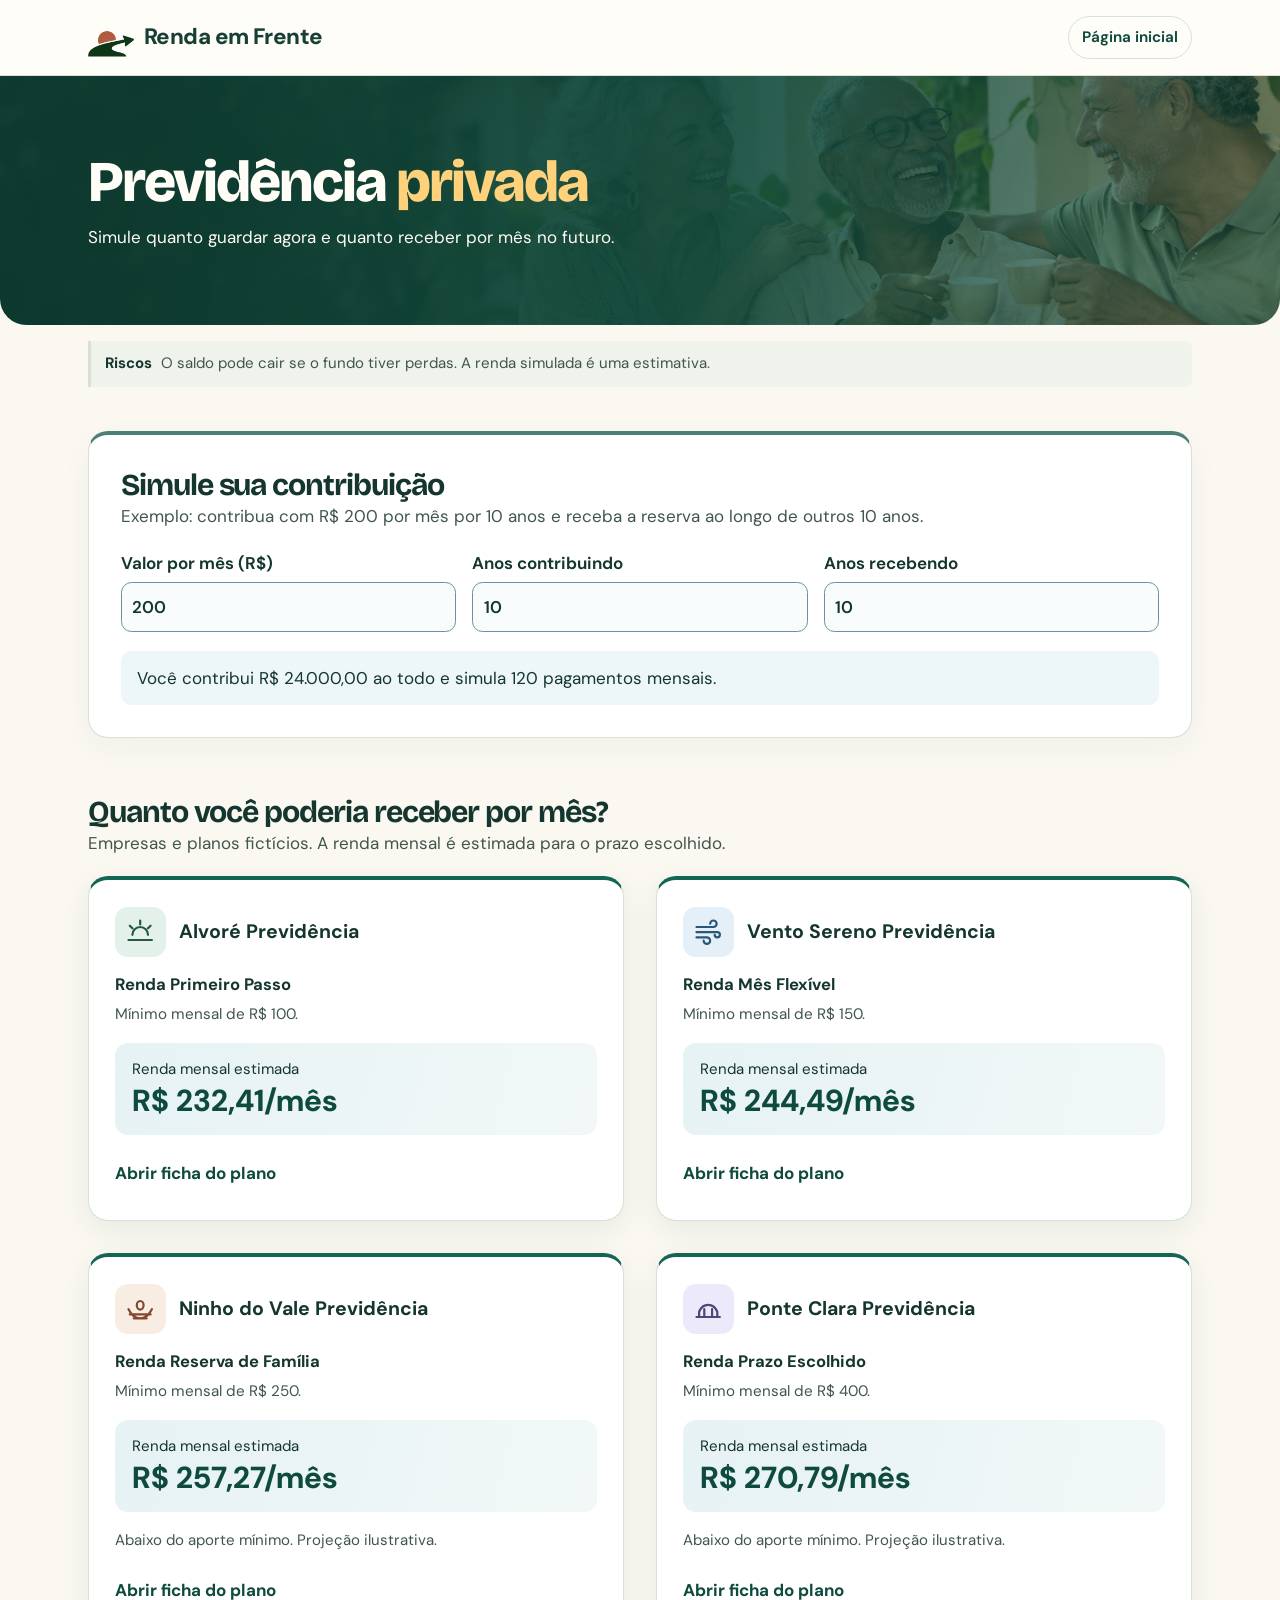
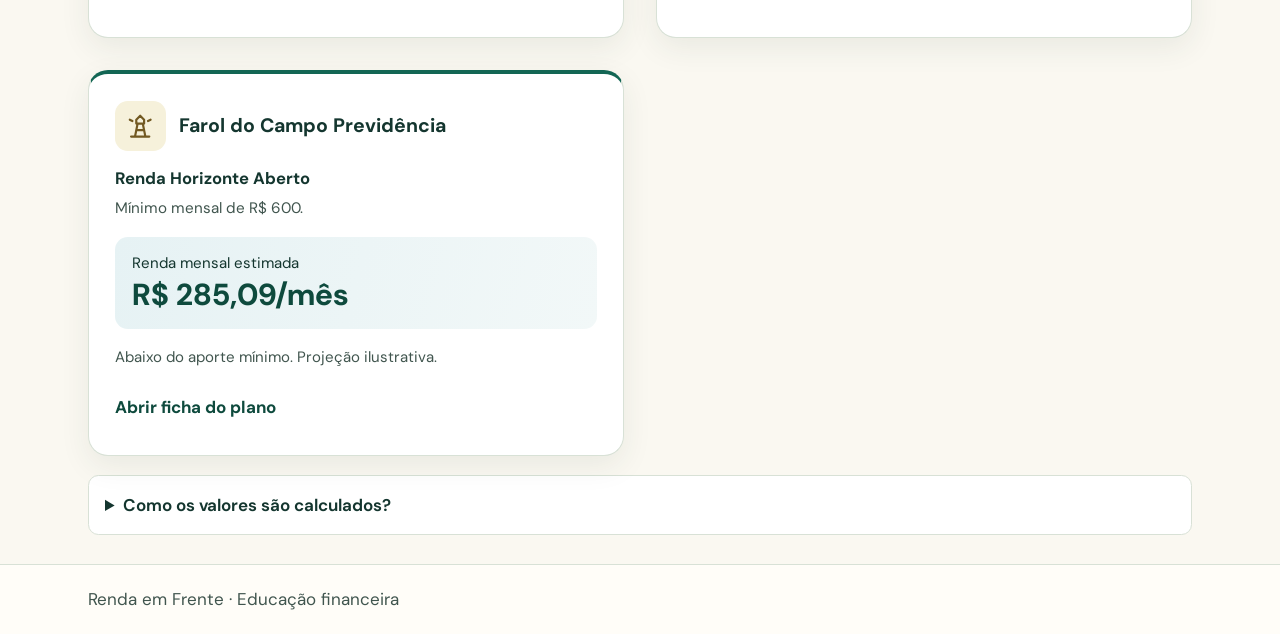
<file: previdencia.html>
<!doctype html>
<html lang="pt-BR">
<head>
<meta charset="utf-8">
<meta name="viewport" content="width=device-width, initial-scale=1">
<title>Previdência privada | Renda em Frente</title>
<link rel="preconnect" href="https://fonts.googleapis.com">
<link rel="preconnect" href="https://fonts.gstatic.com" crossorigin>
<link href="https://fonts.googleapis.com/css2?family=Bricolage+Grotesque:wght@500;600;700;800&amp;family=DM+Sans:wght@400;500;600;700&amp;display=swap" rel="stylesheet">
<style>
:root{color-scheme:light;--paper:#f4f8f8;--ink:#19364a;--muted:#415965;--line:#cfdee2;--accent:#195b70;--shadow:0 10px 32px #19364a0b}
*{box-sizing:border-box}
body{margin:0;background:var(--paper);color:var(--ink);font:1.0625rem/1.55 "Atkinson Hyperlegible","Segoe UI",system-ui,sans-serif}
.wrap{width:min(69rem,calc(100% - 2rem));margin-inline:auto}
header{background:#fff;border-bottom:1px solid var(--line)}
.bar{display:flex;align-items:center;justify-content:space-between;gap:1rem;flex-wrap:wrap;min-height:4.7rem;padding-block:.55rem}
a{color:var(--accent);text-underline-offset:.2em}
.brand{display:inline-flex;align-items:center;gap:.65rem;max-width:100%;color:#173f36;text-decoration:none;font-size:clamp(1.12rem,2.6vw,1.4rem);font-weight:800;letter-spacing:-.025em}
.brand img{display:block;flex:none;width:2.85rem;height:auto}
.home-link{padding:.55rem .8rem;border:1px solid var(--line);border-radius:100vmax;font-weight:650;font-size:.95rem;text-decoration:none}
.home-link:hover{background:#eaf3f5}
.skip{position:absolute;top:.5rem;left:.5rem;padding:.5rem 1rem;background:#fff;transform:translateY(-150%);z-index:2}
.skip:focus{transform:none}
h1,h2,h3,p{margin:0}
h1{font-size:clamp(2.25rem,5vw,4.35rem);line-height:1.04;letter-spacing:-.045em;text-wrap:balance}
h2{font-size:clamp(1.45rem,3vw,1.9rem);line-height:1.2}
h3{font-size:1.15rem;line-height:1.3}
.muted{color:var(--muted)}
.panel,.plan{background:#fff;border:1px solid var(--line);border-radius:1.25rem;box-shadow:var(--shadow)}
.panel{border-top:4px solid #4b8079;padding:clamp(1.15rem,3vw,2rem);margin-block:clamp(1.5rem,4vw,2.75rem) clamp(2rem,5vw,3.5rem)}
.fields{display:grid;grid-template-columns:repeat(3,minmax(0,1fr));gap:1rem;align-items:end;margin-top:1.2rem}
label{display:block;font-weight:650}
input{display:block;width:100%;height:3.15rem;margin-top:.35rem;padding:.55rem .65rem;border:1px solid #718f9f;border-radius:.65rem;background:#f9fcfc;color:var(--ink);font:inherit;font-weight:600}
:focus-visible{outline:3px solid var(--accent);outline-offset:3px}
.result{margin-top:1.2rem;padding:.85rem 1rem;background:#edf6f8;border-radius:.65rem}
.heading{margin-bottom:1.25rem}
.plans{display:grid;grid-template-columns:repeat(2,minmax(0,1fr));align-items:start;gap:clamp(1.25rem,3vw,2rem)}
.plan{padding:clamp(1.15rem,3vw,1.65rem);display:grid;gap:1.05rem}
.provider{display:flex;align-items:center;gap:.8rem}
.provider-logo{flex:none;width:3.15rem;height:3.15rem;border-radius:.8rem;background:var(--logo-bg);color:var(--logo-ink);padding:.6rem}
.provider h3{font-size:1.22rem;line-height:1.2}
.provider-meta{font-size:.95rem;color:var(--muted)}
.plan-data{display:grid;gap:.45rem}
.plan-name{font-size:1.04rem;line-height:1.3}
.minimum,.rate{font-size:.95rem;color:var(--muted)}
.projection{background:linear-gradient(105deg,#e6f2f4,#f2f8f8);border-radius:.8rem;padding:.95rem 1.05rem}
.projection p:first-child{font-size:.94rem}
.balance{font-size:clamp(1.55rem,3vw,1.9rem);line-height:1.25;font-weight:750;color:var(--accent);overflow-wrap:anywhere}
.status{font-size:.94rem;color:var(--muted)}
details{margin-block:1.2rem 1.8rem;padding:1rem;border:1px solid var(--line);border-radius:.65rem;background:#fff}
details p{margin-top:.6rem}
summary{cursor:pointer;font-weight:650}
.plan{position:relative}
.open-plan,.sheet-close{font:inherit;font-weight:700;color:var(--accent);cursor:pointer}
.open-plan{justify-self:start;border:0;background:transparent;padding:.5rem 0}
.open-plan::after{content:"";position:absolute;inset:0;border-radius:1rem}
.plan:has(.open-plan:focus-visible){outline:3px solid var(--accent)}
.plan-sheet{box-sizing:border-box;width:min(34rem,calc(100% - 2rem));max-height:85dvh;overflow:auto;padding:1.4rem;border:1px solid var(--line);border-radius:1rem;color:inherit}
.plan-sheet::backdrop{background:#142e3da8}
.sheet-head{display:flex;justify-content:space-between;align-items:start;gap:.8rem}
.sheet-head h2{margin:0}.sheet-close{border:0;border-radius:.5rem;padding:.45rem .7rem}
.sheet-summary{margin-block:1rem}.sheet-status:empty{display:none}
.plan-sheet .details-body{display:grid;gap:.85rem}
.details-body p{margin:.25rem 0 0}
footer{border-top:1px solid var(--line);background:#fff;padding:1.35rem 0;color:var(--muted)}
@media(max-width:36rem){.plans,.fields{grid-template-columns:1fr}}
.risk-note{margin:1rem 0 1.25rem;padding:.7rem .9rem;border-inline-start:3px solid var(--line);border-radius:0 .45rem .45rem 0;background:#eef4f4;color:var(--muted);font-size:.94rem}
.risk-note strong{color:var(--ink);margin-inline-end:.3rem}
.provider-action{margin-top:1rem;padding-top:1rem;border-top:1px solid var(--line)}
.provider-site{background:var(--accent);color:#fff;border:0;border-radius:.65rem;padding:.75rem 1rem;font:inherit;font-weight:700;cursor:pointer}
.provider-feedback:empty{margin:0}.provider-feedback{font-size:.95rem}
</style>
<link rel="stylesheet" href="tema-interno.css?v=3">
</head>
<body class="pension-page">
<a class="skip" href="#conteudo">Ir para o conteúdo</a>
<header><div class="wrap bar"><a class="brand" href="index.html"><img src="[data-uri]" width="85" height="104" alt=""><span>Renda em Frente</span></a><a class="home-link" href="index.html">Página inicial</a></div></header>
<main id="conteudo">
<div class="intro"><div class="wrap"><h1>Previdência <span>privada</span></h1><p>Simule quanto guardar agora e quanto receber por mês no futuro.</p></div></div>
<div class="wrap">
<aside class="risk-note" aria-label="Riscos"><strong>Riscos</strong> O saldo pode cair se o fundo tiver perdas. A renda simulada é uma estimativa.</aside>
<section class="panel" aria-labelledby="simulador">
<div class="heading"><h2 id="simulador">Simule sua contribuição</h2><p class="muted">Exemplo: contribua com R$ 200 por mês por 10 anos e receba a reserva ao longo de outros 10 anos.</p></div>
<div class="fields" id="campos">
<label for="aporte">Valor por mês (R$)<input id="aporte" type="number" inputmode="decimal" value="200" min="0.01" max="1000000" step="0.01" required></label>
<label for="prazo">Anos contribuindo<input id="prazo" type="number" inputmode="numeric" value="10" min="1" max="100" required></label>
<label for="recebimento">Anos recebendo<input id="recebimento" type="number" inputmode="numeric" value="10" min="1" max="100" required></label>
</div>
<div class="result" role="status" aria-atomic="true"><p id="resultado"></p></div>
<noscript><p>Ative o JavaScript para calcular os saldos.</p></noscript>
</section>
<section aria-labelledby="comparar">
<div class="heading"><h2 id="comparar">Quanto você poderia receber por mês?</h2><p class="muted">Empresas e planos fictícios. A renda mensal é estimada para o prazo escolhido.</p></div>
<div class="plans">
<article class="plan" data-minimo="100" data-taxa="3"><div class="provider" style="--logo-bg:#e4f1eb;--logo-ink:#245a46">
<svg class="provider-logo" viewBox="0 0 24 24" fill="none" stroke="currentColor" stroke-width="1.7" stroke-linecap="round" stroke-linejoin="round" aria-hidden="true" focusable="false"><path d="M3 18h18M6 14a6 6 0 0 1 12 0M12 3v3M4 7l2 2m14-2-2 2"/></svg>
<h3>Alvoré Previdência</h3>
</div>
<div class="plan-data"><h4 class="plan-name" style="margin:0">Renda Primeiro Passo</h4><p class="minimum">Mínimo mensal de R$ 100.</p></div>
<div class="projection"><p>Renda mensal estimada</p><p class="balance">—</p></div>
<p class="status" hidden></p>
<button type="button" class="open-plan" aria-haspopup="dialog" aria-label="Abrir ficha do plano Renda Primeiro Passo">Abrir ficha do plano</button>
<dialog class="plan-sheet" aria-labelledby="plan-title-1"><div class="sheet-head"><h2 id="plan-title-1">Renda Primeiro Passo</h2><button class="sheet-close" type="button" autofocus>Fechar</button></div>
<p class="sheet-summary"></p><p class="sheet-status"></p>
<div class="details-body">
<div><strong>Sobre o plano</strong><p>Aporte inicial menor.</p><p class="reserve rate"></p><p class="rate">Taxa simulada de 3% ao ano</p></div>
<div><strong>Dados da empresa</strong><p class="provider-meta">Razão social: Alvoré Previdência S.A.<br>CNPJ fictício: 00.000.001/0001-00</p></div>
</div>
<div class="provider-action"><button type="button" class="provider-site">Visitar o site da Alvoré Previdência</button><p class="provider-feedback" role="status"></p></div></dialog></article>
<article class="plan" data-minimo="150" data-taxa="4"><div class="provider" style="--logo-bg:#e4eff8;--logo-ink:#285778">
<svg class="provider-logo" viewBox="0 0 24 24" fill="none" stroke="currentColor" stroke-width="1.7" stroke-linecap="round" stroke-linejoin="round" aria-hidden="true" focusable="false"><path d="M3 8h13a2.5 2.5 0 1 0-2.5-2.5M3 12h16a2 2 0 1 1-2 2M3 16h8a2.5 2.5 0 1 1-2.5 2.5"/></svg>
<h3>Vento Sereno Previdência</h3>
</div>
<div class="plan-data"><h4 class="plan-name" style="margin:0">Renda Mês Flexível</h4><p class="minimum">Mínimo mensal de R$ 150.</p></div>
<div class="projection"><p>Renda mensal estimada</p><p class="balance">—</p></div>
<p class="status" hidden></p>
<button type="button" class="open-plan" aria-haspopup="dialog" aria-label="Abrir ficha do plano Renda Mês Flexível">Abrir ficha do plano</button>
<dialog class="plan-sheet" aria-labelledby="plan-title-2"><div class="sheet-head"><h2 id="plan-title-2">Renda Mês Flexível</h2><button class="sheet-close" type="button" autofocus>Fechar</button></div>
<p class="sheet-summary"></p><p class="sheet-status"></p>
<div class="details-body">
<div><strong>Sobre o plano</strong><p>Permite reforçar os aportes.</p><p class="reserve rate"></p><p class="rate">Taxa simulada de 4% ao ano</p></div>
<div><strong>Dados da empresa</strong><p class="provider-meta">Razão social: Vento Sereno Previdência S.A.<br>CNPJ fictício: 00.000.002/0001-00</p></div>
</div>
<div class="provider-action"><button type="button" class="provider-site">Visitar o site da Vento Sereno Previdência</button><p class="provider-feedback" role="status"></p></div></dialog></article>
<article class="plan" data-minimo="250" data-taxa="5"><div class="provider" style="--logo-bg:#f7ede3;--logo-ink:#85472e">
<svg class="provider-logo" viewBox="0 0 24 24" fill="none" stroke="currentColor" stroke-width="1.7" stroke-linecap="round" stroke-linejoin="round" aria-hidden="true" focusable="false"><path d="M3 12c2.5 5 5.5 7 9 7s6.5-2 9-7M4 16h16M7 19h10"/><ellipse cx="12" cy="9" rx="2.6" ry="3.3"/></svg>
<h3>Ninho do Vale Previdência</h3>
</div>
<div class="plan-data"><h4 class="plan-name" style="margin:0">Renda Reserva de Família</h4><p class="minimum">Mínimo mensal de R$ 250.</p></div>
<div class="projection"><p>Renda mensal estimada</p><p class="balance">—</p></div>
<p class="status" hidden></p>
<button type="button" class="open-plan" aria-haspopup="dialog" aria-label="Abrir ficha do plano Renda Reserva de Família">Abrir ficha do plano</button>
<dialog class="plan-sheet" aria-labelledby="plan-title-3"><div class="sheet-head"><h2 id="plan-title-3">Renda Reserva de Família</h2><button class="sheet-close" type="button" autofocus>Fechar</button></div>
<p class="sheet-summary"></p><p class="sheet-status"></p>
<div class="details-body">
<div><strong>Sobre o plano</strong><p>Permite indicar beneficiários.</p><p class="reserve rate"></p><p class="rate">Taxa simulada de 5% ao ano</p></div>
<div><strong>Dados da empresa</strong><p class="provider-meta">Razão social: Ninho do Vale Previdência S.A.<br>CNPJ fictício: 00.000.003/0001-00</p></div>
</div>
<div class="provider-action"><button type="button" class="provider-site">Visitar o site da Ninho do Vale Previdência</button><p class="provider-feedback" role="status"></p></div></dialog></article>
<article class="plan" data-minimo="400" data-taxa="6"><div class="provider" style="--logo-bg:#eceafa;--logo-ink:#4f447c">
<svg class="provider-logo" viewBox="0 0 24 24" fill="none" stroke="currentColor" stroke-width="1.7" stroke-linecap="round" stroke-linejoin="round" aria-hidden="true" focusable="false"><path d="M3 18h18M5 18v-4m14 4v-4M5 14c3-7 11-7 14 0M9 18v-6m6 6v-6"/></svg>
<h3>Ponte Clara Previdência</h3>
</div>
<div class="plan-data"><h4 class="plan-name" style="margin:0">Renda Prazo Escolhido</h4><p class="minimum">Mínimo mensal de R$ 400.</p></div>
<div class="projection"><p>Renda mensal estimada</p><p class="balance">—</p></div>
<p class="status" hidden></p>
<button type="button" class="open-plan" aria-haspopup="dialog" aria-label="Abrir ficha do plano Renda Prazo Escolhido">Abrir ficha do plano</button>
<dialog class="plan-sheet" aria-labelledby="plan-title-4"><div class="sheet-head"><h2 id="plan-title-4">Renda Prazo Escolhido</h2><button class="sheet-close" type="button" autofocus>Fechar</button></div>
<p class="sheet-summary"></p><p class="sheet-status"></p>
<div class="details-body">
<div><strong>Sobre o plano</strong><p>Permite receber em parcelas.</p><p class="reserve rate"></p><p class="rate">Taxa simulada de 6% ao ano</p></div>
<div><strong>Dados da empresa</strong><p class="provider-meta">Razão social: Ponte Clara Previdência S.A.<br>CNPJ fictício: 00.000.004/0001-00</p></div>
</div>
<div class="provider-action"><button type="button" class="provider-site">Visitar o site da Ponte Clara Previdência</button><p class="provider-feedback" role="status"></p></div></dialog></article>
<article class="plan" data-minimo="600" data-taxa="7"><div class="provider" style="--logo-bg:#f6f1db;--logo-ink:#725922">
<svg class="provider-logo" viewBox="0 0 24 24" fill="none" stroke="currentColor" stroke-width="1.7" stroke-linecap="round" stroke-linejoin="round" aria-hidden="true" focusable="false"><path d="M5 20h14M8 20l2-10h4l2 10M9 10V7l3-3 3 3v3M4 7l2 1m14-1-2 1M10 15h4"/></svg>
<h3>Farol do Campo Previdência</h3>
</div>
<div class="plan-data"><h4 class="plan-name" style="margin:0">Renda Horizonte Aberto</h4><p class="minimum">Mínimo mensal de R$ 600.</p></div>
<div class="projection"><p>Renda mensal estimada</p><p class="balance">—</p></div>
<p class="status" hidden></p>
<button type="button" class="open-plan" aria-haspopup="dialog" aria-label="Abrir ficha do plano Renda Horizonte Aberto">Abrir ficha do plano</button>
<dialog class="plan-sheet" aria-labelledby="plan-title-5"><div class="sheet-head"><h2 id="plan-title-5">Renda Horizonte Aberto</h2><button class="sheet-close" type="button" autofocus>Fechar</button></div>
<p class="sheet-summary"></p><p class="sheet-status"></p>
<div class="details-body">
<div><strong>Sobre o plano</strong><p>Ilustra a opção de resgate único.</p><p class="reserve rate"></p><p class="rate">Taxa simulada de 7% ao ano</p></div>
<div><strong>Dados da empresa</strong><p class="provider-meta">Razão social: Farol do Campo Previdência S.A.<br>CNPJ fictício: 00.000.005/0001-00</p></div>
</div>
<div class="provider-action"><button type="button" class="provider-site">Visitar o site da Farol do Campo Previdência</button><p class="provider-feedback" role="status"></p></div></dialog></article>
</div>
</section>
<details><summary>Como os valores são calculados?</summary><p>A simulação usa aportes no fim de cada mês e juros compostos com uma taxa fictícia constante por plano. Na fase de recebimento, dividimos o saldo pelo número de meses escolhido, sem aplicar rendimentos nessa fase. Os valores são brutos e não descontam taxas, impostos ou inflação. A renda é por prazo definido e termina ao fim desse período. Quando o aporte fica abaixo do mínimo de um plano, a projeção aparece apenas para comparação.</p><p>O mínimo de R$ 100 foi inspirado em um exemplo divulgado pelo <a href="https://www.bb.com.br/previdencia">Banco do Brasil</a>. Planos reais podem prever renda por prazo definido, renda vitalícia ou pagamento único. Consulte o <a href="https://www.gov.br/susep/pt-br/assuntos/meu-futuro-seguro/seguros-previdencia-e-capitalizacao/providencia-complementar-aberta/pgbl-vgbl">guia da Susep</a> para conhecer os planos reais.</p></details>
</div>
</main>
<footer><div class="wrap">Renda em Frente · Educação financeira</div></footer>
<script>
const aporte = document.querySelector('#aporte');
const prazo = document.querySelector('#prazo');
const recebimento = document.querySelector('#recebimento');
const resultado = document.querySelector('#resultado');
const planos = [...document.querySelectorAll('.plan')];
const moeda = new Intl.NumberFormat('pt-BR', {style: 'currency', currency: 'BRL'});

function atualizar() {
  const aporteValido = aporte.validity.valid;
  const prazoValido = prazo.validity.valid;
  const mensal = aporte.valueAsNumber;
  const meses = prazo.valueAsNumber * 12;
  const mesesRecebendo = recebimento.valueAsNumber * 12;
  const podeCalcular = aporteValido && prazoValido && recebimento.validity.valid;
  for (const plano of planos) {
    const taxaAnual = Number(plano.dataset.taxa) / 100;
    const taxaMensal = (1 + taxaAnual) ** (1 / 12) - 1;
    const minimo = Number(plano.dataset.minimo);
    const saldo = mensal * ((1 + taxaMensal) ** meses - 1) / taxaMensal;
    const status = plano.querySelector('.status');
    plano.querySelector('.balance').textContent = podeCalcular ? `${moeda.format(saldo / mesesRecebendo)}/mês` : '—';
    plano.querySelector('.reserve').textContent = podeCalcular ? `Saldo acumulado: ${moeda.format(saldo)}` : '';
    status.hidden = !aporteValido || mensal >= minimo;
    status.textContent = 'Abaixo do aporte mínimo. Projeção ilustrativa.';
  }
  resultado.textContent = podeCalcular
    ? `Você contribui ${moeda.format(mensal * meses)} ao todo e simula ${mesesRecebendo} pagamentos mensais.`
    : 'Informe um valor mensal válido e prazos de 1 a 100 anos.';
}

for (const plano of planos) {
  const ficha = plano.querySelector('.plan-sheet');
  plano.querySelector('.open-plan').addEventListener('click', () => {
    const empresa = plano.querySelector('.provider h3').textContent;
    const minimo = plano.querySelector('.minimum').textContent;
    const renda = plano.querySelector('.balance').textContent;
    ficha.querySelector('.sheet-summary').textContent = empresa + ' · ' + minimo + ' Renda mensal estimada: ' + renda;
    const status = plano.querySelector('.status');
    ficha.querySelector('.sheet-status').textContent = status.hidden ? '' : status.textContent;
    ficha.querySelector('.provider-feedback').textContent = '';
    ficha.showModal();
  });
  ficha.querySelector('.provider-site').addEventListener('click', () => {
    ficha.querySelector('.provider-feedback').textContent = 'Empresa fictícia do Renda em Frente. Este botão demonstra o acesso ao site da empresa.';
  });
  ficha.querySelector('.sheet-close').addEventListener('click', () => ficha.close());
}
document.querySelector('#campos').addEventListener('input', atualizar);
atualizar();
</script>
</body>
</html>
</file>
<file: tema-interno.css>
:root {
  --paper: #faf8f1;
  --ink: #14362f;
  --muted: #40554e;
  --line: #d8e1d6;
  --accent: #0e4a3d;
  --section-accent: #136654;
  --gold: #ffd17a;
}

body {
  font-family: "DM Sans", system-ui, sans-serif;
}

body.business-page { --section-accent: #a64424; }
body.stocks-page { --section-accent: #294c8f; }

header, footer { background: #fffdf8; }

h1, h2 {
  font-family: "Bricolage Grotesque", Georgia, serif;
  letter-spacing: -.035em;
}

h1 { font-weight: 800; }

.business-page { --intro-photo: url("images/negocio.webp"); }
.pension-page { --intro-photo: url("images/previdencia.webp"); }
.stocks-page { --intro-photo: url("images/bolsa.webp"); }
.business-content { margin-top: 1.5rem; }

.intro {
  background: #0e4a3d linear-gradient(100deg, #0b382ff5 12%, #0e4a3de8 55%, #0e4a3d85);
  background-image: linear-gradient(100deg, #0b382ff5 12%, #0e4a3de8 55%, #0e4a3d85), var(--intro-photo);
  background-size: cover;
  background-position: center 42%;
  padding-block: clamp(2.2rem, 6vw, 4.7rem);
  border-radius: 0 0 clamp(1rem, 3vw, 1.65rem) clamp(1rem, 3vw, 1.65rem);
}

.intro h1 { color: #fffdf5; font-size: clamp(2rem, 5vw, 3.6rem); line-height: 1.1; }
.intro h1 span { color: var(--gold); }
.intro p { margin-top: .55rem; color: #fffdf5; max-width: 46ch; }

.plan, .project, .stocks-page .market {
  border-top: 4px solid var(--section-accent);
  box-shadow: 0 10px 30px #203b3214;
}

.risk-note { background: #f0f3eb; }
.home-link:hover { background: #e8f1e9; }

@media (max-width: 38rem) {
  .intro {
    background-image: linear-gradient(100deg, #0b382ff5, #0e4a3dc9), var(--intro-photo);
  }
}
</file>
